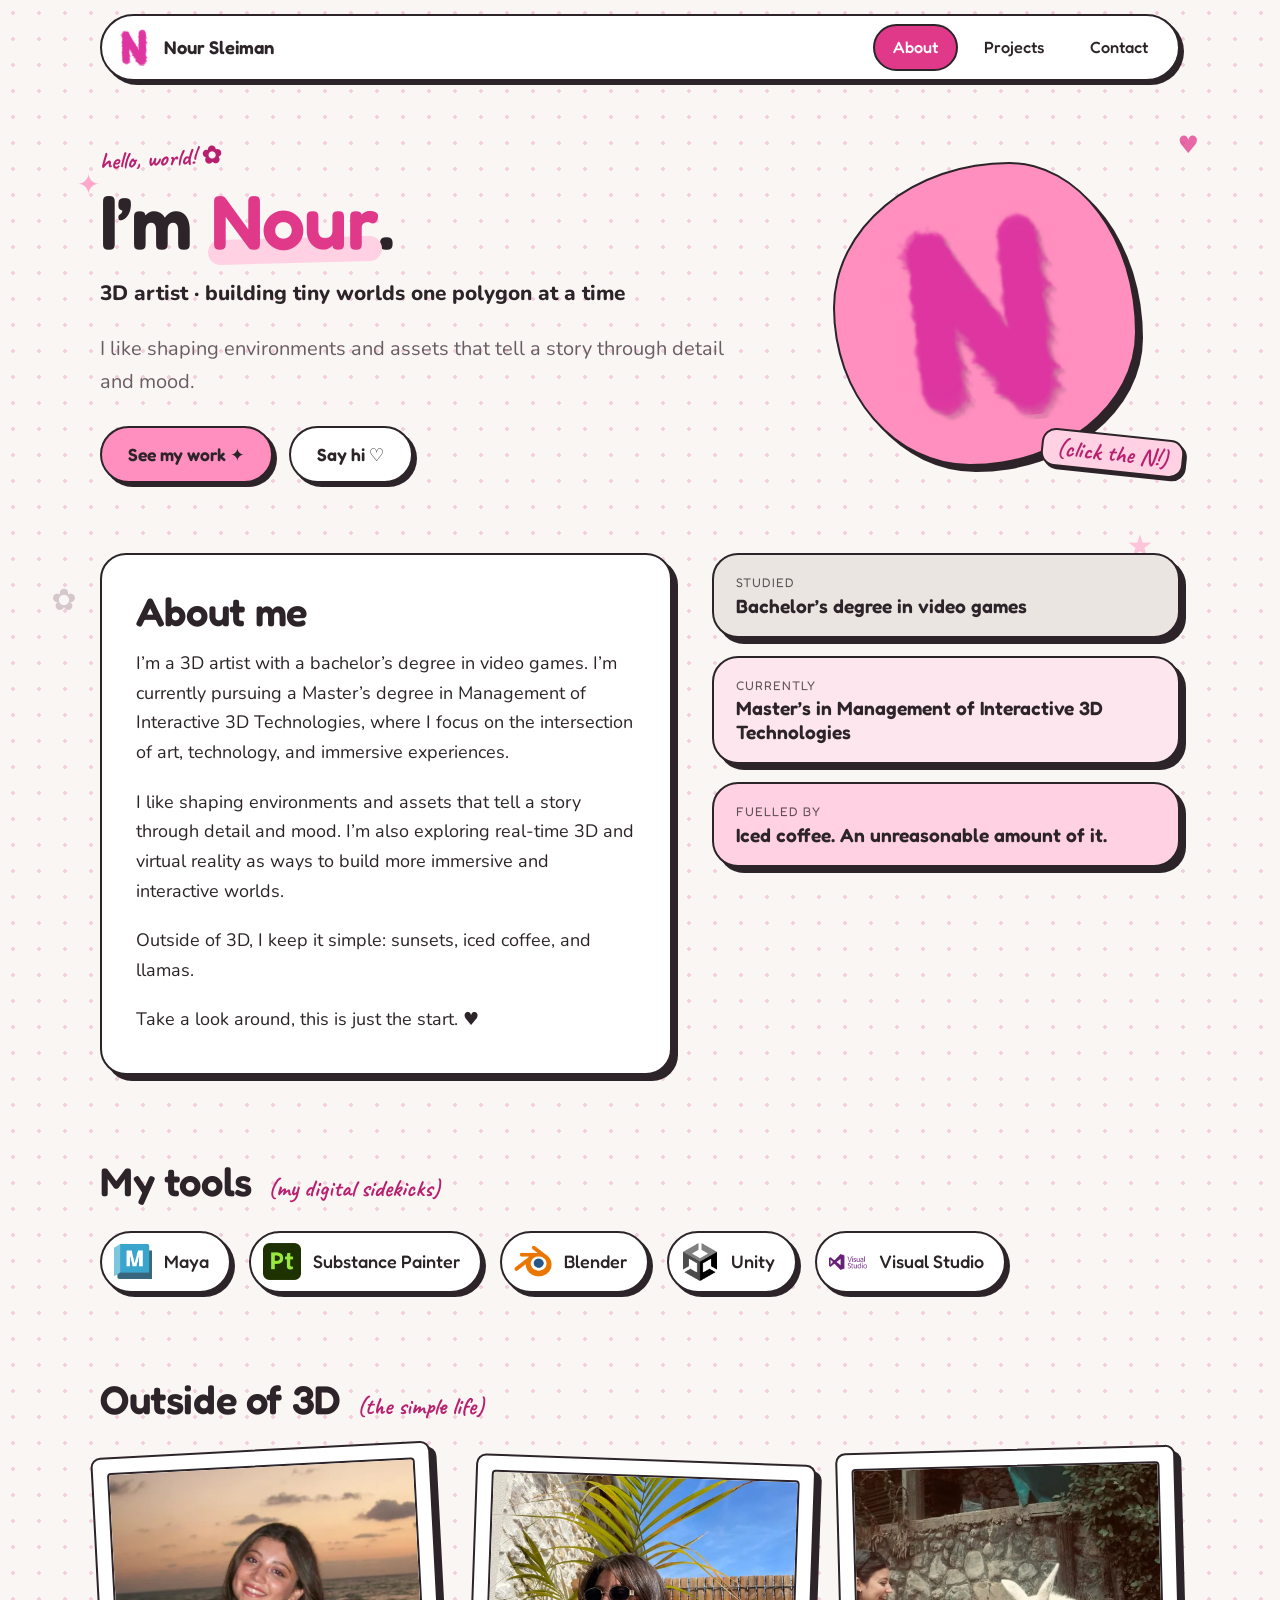
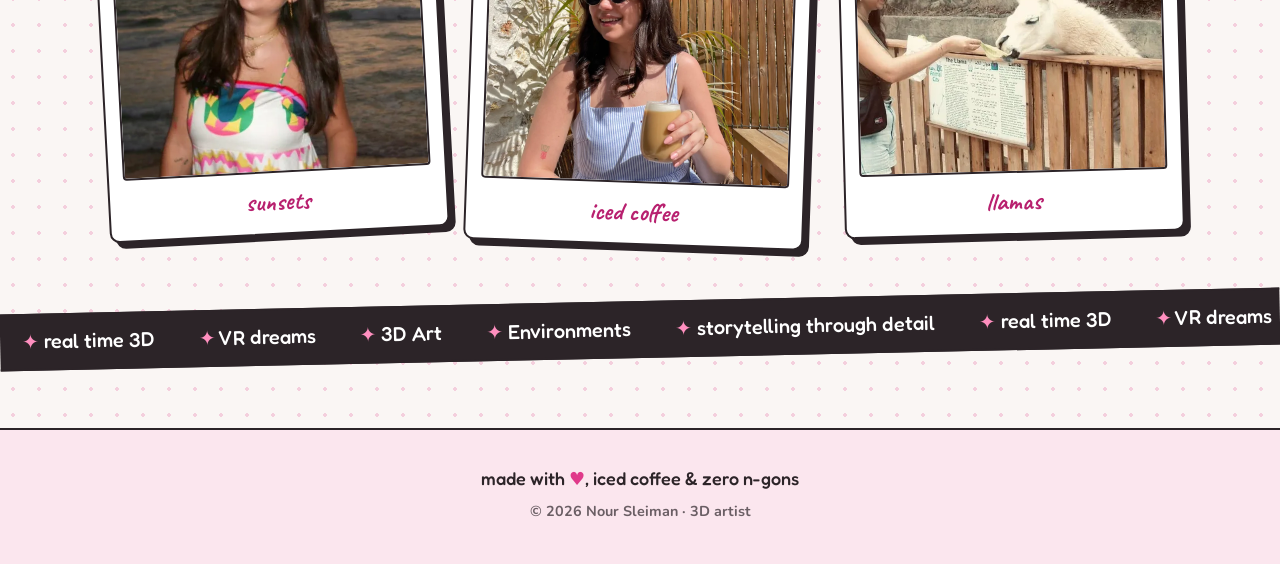
<file: index.html>
<!DOCTYPE html>
<html lang="en">
<head>
  <meta charset="utf-8">
  <meta name="viewport" content="width=device-width, initial-scale=1">
  <title>Nour Sleiman · 3D Artist</title>
  <meta name="description" content="Portfolio of Nour Sleiman, a 3D artist focused on environments, assets and real-time 3D.">
  <meta name="theme-color" content="#ff8fbf">
  <link rel="canonical" href="https://www.noursleiman.com/">
  <link rel="icon" type="image/png" href="assets/favicon.png">

  <meta property="og:type" content="website">
  <meta property="og:title" content="Nour Sleiman · 3D Artist">
  <meta property="og:description" content="Portfolio of Nour Sleiman, a 3D artist focused on environments, assets and real-time 3D.">
  <meta property="og:url" content="https://www.noursleiman.com/">
  <meta property="og:image" content="https://www.noursleiman.com/assets/img/not-paid-enough.webp">
  <meta name="twitter:card" content="summary_large_image">

  <link rel="preconnect" href="https://fonts.googleapis.com">
  <link rel="preconnect" href="https://fonts.gstatic.com" crossorigin>
  <link href="https://fonts.googleapis.com/css2?family=Caveat:wght@700&family=Fredoka:wght@400;500;600;700&family=Nunito:wght@400;700;800&display=swap" rel="stylesheet">
  <link rel="stylesheet" href="assets/style.css">
</head>
<body>
  <a class="skip" href="#main">Skip to content</a>
  <div class="deco" aria-hidden="true"><span style="left:6%;top:18%;--s:28px;--c:var(--pink);--t:7s;--d:0s">✦</span><span style="left:92%;top:14%;--s:24px;--c:var(--hot);--t:8s;--d:1s">♥</span><span style="left:88%;top:58%;--s:30px;--c:#ffb3d1;--t:9s;--d:2s">★</span><span style="left:4%;top:64%;--s:30px;--c:#c9b8bf;--t:8s;--d:3s">✿</span><span style="left:50%;top:92%;--s:26px;--c:var(--hot);--t:7s;--d:1.5s">♡</span><span style="left:78%;top:86%;--s:22px;--c:var(--pink);--t:6s;--d:0.5s">✦</span><span style="left:14%;top:88%;--s:22px;--c:var(--pink);--t:10s;--d:2.5s">★</span></div>
  <header>
    <nav class="nav" aria-label="Main">
      <a class="brand" href="index.html" data-burst><img src="assets/logo.png" alt=""><span>Nour Sleiman</span></a>
      <ul><li><a href="index.html" aria-current=page>About</a></li><li><a href="projects.html">Projects</a></li><li><a href="contact.html">Contact</a></li></ul>
    </nav>
  </header>

  <main id="main">

    <section class="wrap hero">
      <div>
        <span class="hand hey">hello, world! ✿</span>
        <h1>I’m <span class="squiggle pink">Nour</span>.</h1>
        <p class="role">3D artist · building tiny worlds one polygon at a time</p>
        <p class="lead">I like shaping environments and assets that tell a story through detail and mood.</p>
        <div class="btn-row">
          <a class="btn" href="projects.html">See my work ✦</a>
          <a class="btn alt" href="contact.html">Say hi ♡</a>
        </div>
      </div>
      <div class="mascot">
        <div class="blob" data-burst role="img" aria-label="Pink letter N logo"><img src="assets/logo.png" alt=""></div>
        <span class="hand note">(click the N!)</span>
      </div>
    </section>

    <section class="wrap about-grid">
      <div class="sticker about-card reveal">
        <h2>About me</h2>
        <p>I’m a 3D artist with a bachelor’s degree in video games. I’m currently pursuing a Master’s degree in Management of Interactive 3D Technologies, where I focus on the intersection of art, technology, and immersive experiences.</p>
        <p>I like shaping environments and assets that tell a story through detail and mood. I’m also exploring real-time 3D and virtual reality as ways to build more immersive and interactive worlds.</p>
        <p>Outside of 3D, I keep it simple: sunsets, iced coffee, and llamas.</p>
        <p>Take a look around, this is just the start. ♥</p>
      </div>
      <div class="stat-stack">
        <div class="sticker stat reveal"><small>Studied</small><strong>Bachelor’s degree in video games</strong></div>
        <div class="sticker stat reveal"><small>Currently</small><strong>Master’s in Management of Interactive 3D Technologies</strong></div>
        <div class="sticker stat reveal"><small>Fuelled by</small><strong>Iced coffee. An unreasonable amount of it.</strong></div>
      </div>
    </section>

    <section class="wrap">
      <div class="section-head reveal"><h2>My tools</h2><span class="hand">(my digital sidekicks)</span></div>
      <div class="tools reveal"><div class="tool"><img src="assets/icons/maya.png" alt="" loading="lazy">Maya</div><div class="tool"><img src="assets/icons/painter.png" alt="" loading="lazy">Substance Painter</div><div class="tool"><img src="assets/icons/blender.png" alt="" loading="lazy">Blender</div><div class="tool"><img src="assets/icons/unity.png" alt="" loading="lazy">Unity</div><div class="tool"><img src="assets/icons/visualstudio.png" alt="" loading="lazy">Visual Studio</div></div>
    </section>

    <section class="wrap">
      <div class="section-head reveal"><h2>Outside of 3D</h2><span class="hand">(the simple life)</span></div>
      <div class="polaroids reveal">
        <figure class="polaroid"><img src="assets/img/sunset.webp" alt="Nour smiling on a beach at sunset" loading="lazy"><figcaption>sunsets</figcaption></figure>
        <figure class="polaroid"><img src="assets/img/coffee.webp" alt="Nour with sunglasses holding an iced coffee in front of a palm" loading="lazy"><figcaption>iced coffee</figcaption></figure>
        <figure class="polaroid"><img src="assets/img/llama.webp" alt="Nour feeding a leaf to a llama over a wooden fence" loading="lazy"><figcaption>llamas</figcaption></figure>
      </div>
    </section>

    <div class="marquee" aria-hidden="true"><div class="marquee-track"><span>✦ real time 3D</span><span>✦ VR dreams</span><span>✦ 3D Art</span><span>✦ Environments</span><span>✦ storytelling through detail</span><span>✦ real time 3D</span><span>✦ VR dreams</span><span>✦ 3D Art</span><span>✦ Environments</span><span>✦ storytelling through detail</span><span>✦ real time 3D</span><span>✦ VR dreams</span><span>✦ 3D Art</span><span>✦ Environments</span><span>✦ storytelling through detail</span><span>✦ real time 3D</span><span>✦ VR dreams</span><span>✦ 3D Art</span><span>✦ Environments</span><span>✦ storytelling through detail</span></div></div>

  </main>

  <footer class="footer">
    <div>made with <span class="heart" aria-label="love">♥</span>, iced coffee &amp; zero n-gons</div>
    <small>© 2026 Nour Sleiman · 3D artist</small>
  </footer>
  <script src="assets/main.js"></script>
</body>
</html>
</file>
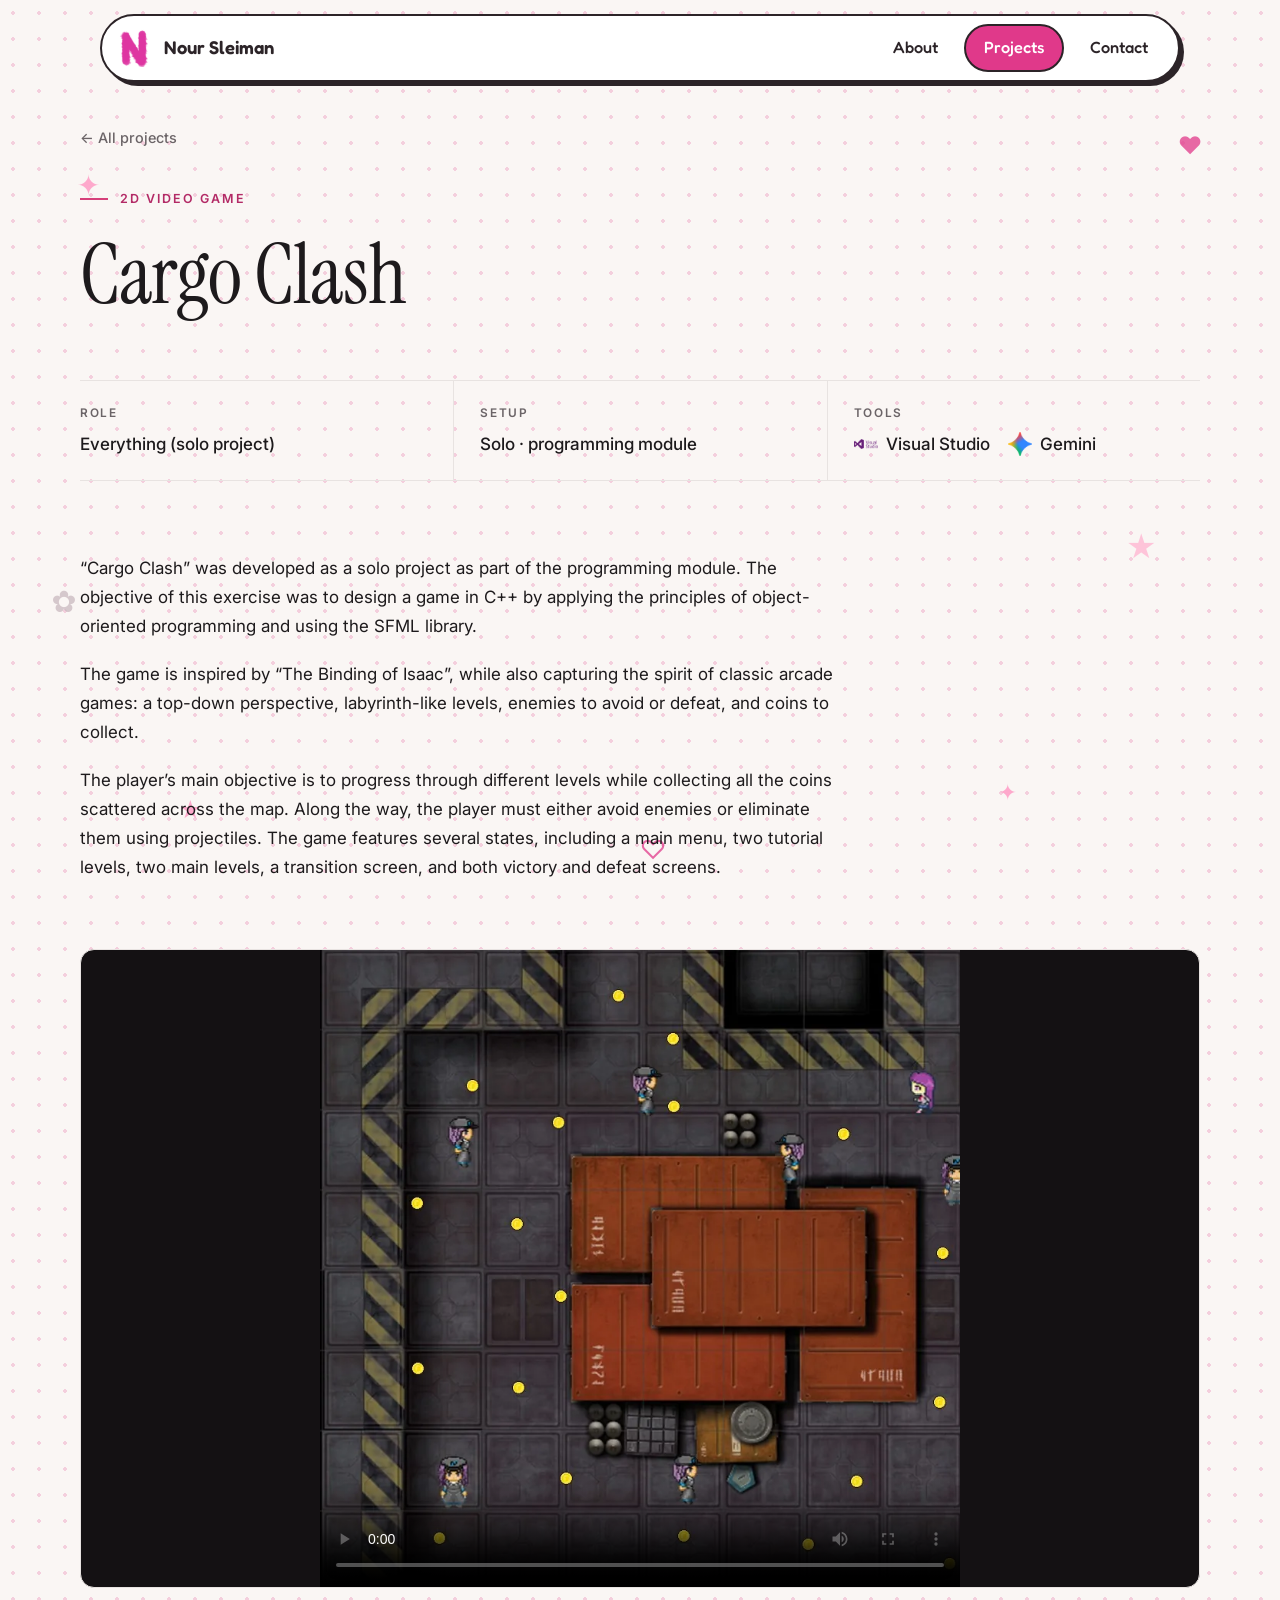
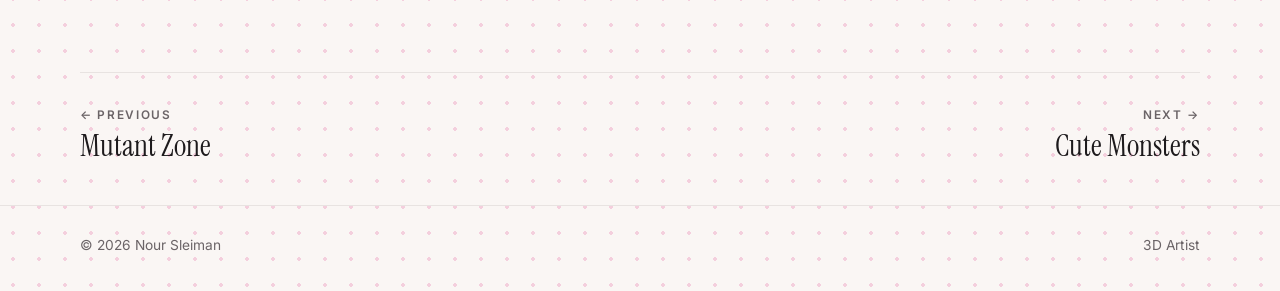
<file: cargo-clash.html>
<!DOCTYPE html>
<html lang="en">
<head>
  <meta charset="utf-8">
  <meta name="viewport" content="width=device-width, initial-scale=1">
  <title>Cargo Clash · Nour Sleiman</title>
  <meta name="description" content="“Cargo Clash” was developed as a solo project as part of the programming module. The objective of this exercise was to design a game in C++ by applying the…">
  <meta name="theme-color" content="#fbfaf9">
  <link rel="canonical" href="https://www.noursleiman.com/cargo-clash.html">
  <link rel="icon" type="image/png" href="assets/favicon.png">

  <meta property="og:type" content="website">
  <meta property="og:title" content="Cargo Clash · Nour Sleiman">
  <meta property="og:description" content="“Cargo Clash” was developed as a solo project as part of the programming module. The objective of this exercise was to design a game in C++ by applying the…">
  <meta property="og:url" content="https://www.noursleiman.com/cargo-clash.html">
  <meta property="og:image" content="https://www.noursleiman.com/assets/img/cargo-clash.webp">
  <meta name="twitter:card" content="summary_large_image">

  <link rel="preconnect" href="https://fonts.googleapis.com">
  <link rel="preconnect" href="https://fonts.gstatic.com" crossorigin>
  <link href="https://fonts.googleapis.com/css2?family=Fredoka:wght@500;600&family=Inter:wght@400;500;600&family=Instrument+Serif:ital@0;1&display=swap" rel="stylesheet">
  <link rel="stylesheet" href="assets/pro.css">
</head>
<body>
  <a class="skip" href="#main">Skip to content</a>
  <div class="deco" aria-hidden="true"><span style="left:6%;top:18%;--s:28px;--c:var(--pink);--t:7s;--d:0s">✦</span><span style="left:92%;top:14%;--s:24px;--c:var(--hot);--t:8s;--d:1s">♥</span><span style="left:88%;top:58%;--s:30px;--c:#ffb3d1;--t:9s;--d:2s">★</span><span style="left:4%;top:64%;--s:30px;--c:#c9b8bf;--t:8s;--d:3s">✿</span><span style="left:50%;top:92%;--s:26px;--c:var(--hot);--t:7s;--d:1.5s">♡</span><span style="left:78%;top:86%;--s:22px;--c:var(--pink);--t:6s;--d:0.5s">✦</span><span style="left:14%;top:88%;--s:22px;--c:var(--pink);--t:10s;--d:2.5s">★</span></div>
  <header>
    <nav class="nav" aria-label="Main">
      <a class="brand" href="index.html"><img src="assets/logo.png" alt=""><span>Nour Sleiman</span></a>
      <ul><li><a href="index.html">About</a></li><li><a href="projects.html" aria-current=page>Projects</a></li><li><a href="contact.html">Contact</a></li></ul>
    </nav>
  </header>

  <main id="main">

    <div class="wrap">
      <a class="back" href="projects.html">← All projects</a>
      <div class="p-head">
        <div class="kicker">2D video game</div>
        <h1>Cargo Clash</h1>
      </div>

      <dl class="p-meta">
        <div><dt>Role</dt><dd>Everything (solo project)</dd></div>
        <div><dt>Setup</dt><dd>Solo · programming module</dd></div>
        <div><dt>Tools</dt><dd class="p-tools"><span><img src="assets/icons/visualstudio.png" alt="">Visual Studio</span><span><img src="assets/icons/gemini.png" alt="">Gemini</span></dd></div>
      </dl>

      <div class="p-body"><p>“Cargo Clash” was developed as a solo project as part of the programming module. The objective of this exercise was to design a game in C++ by applying the principles of object-oriented programming and using the SFML library.</p><p>The game is inspired by “The Binding of Isaac”, while also capturing the spirit of classic arcade games: a top-down perspective, labyrinth-like levels, enemies to avoid or defeat, and coins to collect.</p><p>The player’s main objective is to progress through different levels while collecting all the coins scattered across the map. Along the way, the player must either avoid enemies or eliminate them using projectiles. The game features several states, including a main menu, two tutorial levels, two main levels, a transition screen, and both victory and defeat screens.</p></div>

      <div class="p-media reveal square">
        <div class="screen"><video controls playsinline preload="metadata" poster="assets/img/cargo-clash.webp" aria-label="Top-down view of a 2D game level with orange cargo crates, hazard stripes, yellow coins and pixel characters">
          <source src="assets/video/cargo-clash.mp4" type="video/mp4">
          Your browser can’t play this video.
        </video></div>
      </div>
      <nav class="next-prev" aria-label="Projects"><a href="mutant-zone.html"><small>← Previous</small><span>Mutant Zone</span></a><a href="cute-monsters.html"><small>Next →</small><span>Cute Monsters</span></a></nav>
    </div>

  </main>

  <footer class="footer">
    <div class="wrap">
      <span>© 2026 Nour Sleiman</span>
      <span>3D Artist</span>
    </div>
  </footer>
  <script src="assets/pro.js"></script>
</body>
</html>
</file>
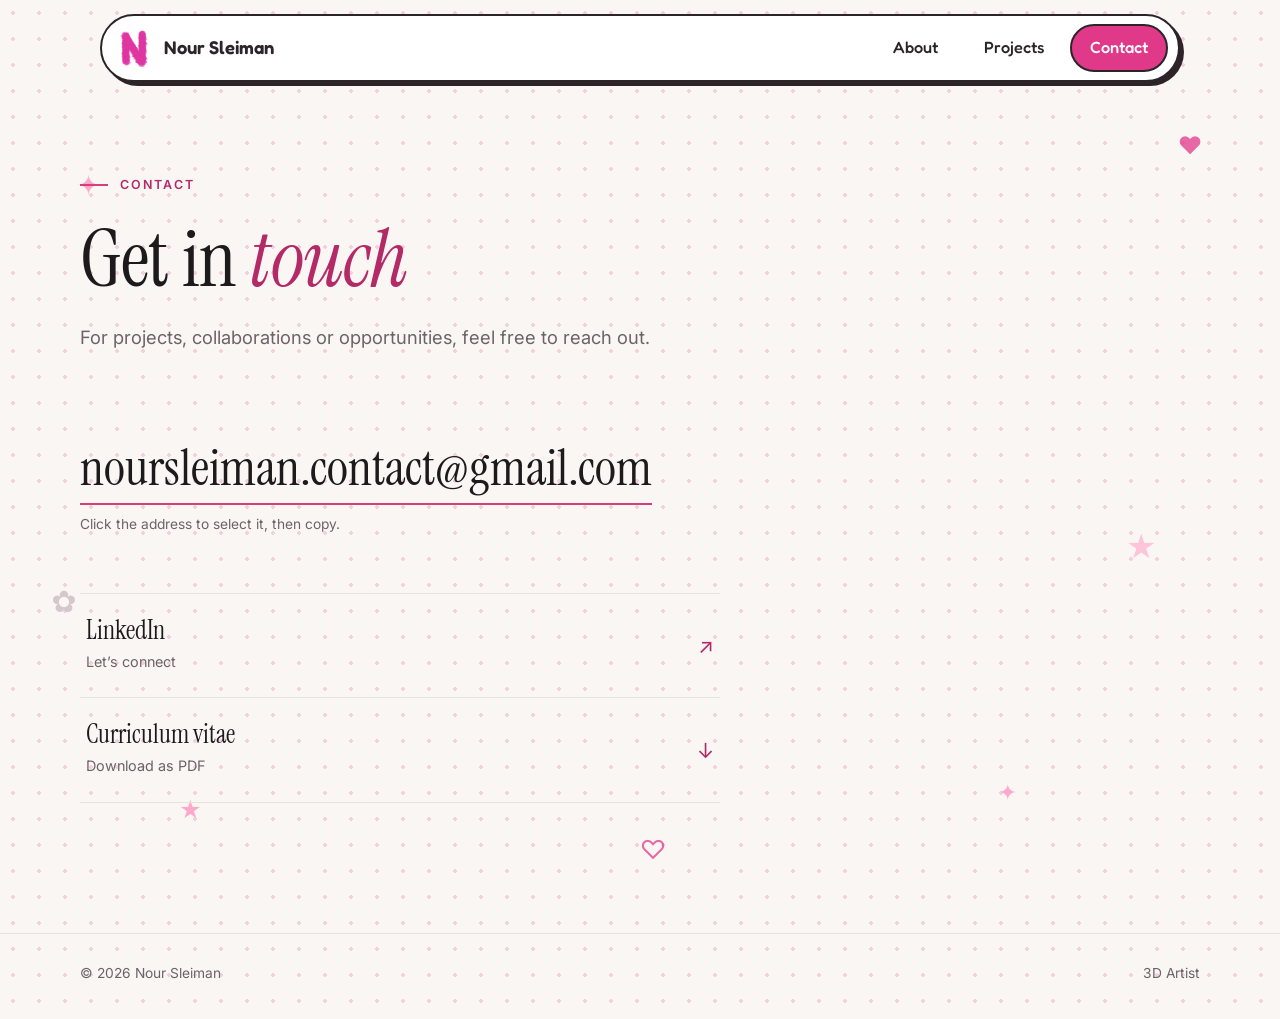
<file: contact.html>
<!DOCTYPE html>
<html lang="en">
<head>
  <meta charset="utf-8">
  <meta name="viewport" content="width=device-width, initial-scale=1">
  <title>Contact · Nour Sleiman</title>
  <meta name="description" content="Get in touch with Nour Sleiman, 3D artist: email, LinkedIn and CV download.">
  <meta name="theme-color" content="#fbfaf9">
  <link rel="canonical" href="https://www.noursleiman.com/contact.html">
  <link rel="icon" type="image/png" href="assets/favicon.png">

  <meta property="og:type" content="website">
  <meta property="og:title" content="Contact · Nour Sleiman">
  <meta property="og:description" content="Get in touch with Nour Sleiman, 3D artist: email, LinkedIn and CV download.">
  <meta property="og:url" content="https://www.noursleiman.com/contact.html">
  <meta property="og:image" content="https://www.noursleiman.com/assets/img/not-paid-enough.webp">
  <meta name="twitter:card" content="summary_large_image">

  <link rel="preconnect" href="https://fonts.googleapis.com">
  <link rel="preconnect" href="https://fonts.gstatic.com" crossorigin>
  <link href="https://fonts.googleapis.com/css2?family=Fredoka:wght@500;600&family=Inter:wght@400;500;600&family=Instrument+Serif:ital@0;1&display=swap" rel="stylesheet">
  <link rel="stylesheet" href="assets/pro.css">
</head>
<body>
  <a class="skip" href="#main">Skip to content</a>
  <div class="deco" aria-hidden="true"><span style="left:6%;top:18%;--s:28px;--c:var(--pink);--t:7s;--d:0s">✦</span><span style="left:92%;top:14%;--s:24px;--c:var(--hot);--t:8s;--d:1s">♥</span><span style="left:88%;top:58%;--s:30px;--c:#ffb3d1;--t:9s;--d:2s">★</span><span style="left:4%;top:64%;--s:30px;--c:#c9b8bf;--t:8s;--d:3s">✿</span><span style="left:50%;top:92%;--s:26px;--c:var(--hot);--t:7s;--d:1.5s">♡</span><span style="left:78%;top:86%;--s:22px;--c:var(--pink);--t:6s;--d:0.5s">✦</span><span style="left:14%;top:88%;--s:22px;--c:var(--pink);--t:10s;--d:2.5s">★</span></div>
  <header>
    <nav class="nav" aria-label="Main">
      <a class="brand" href="index.html"><img src="assets/logo.png" alt=""><span>Nour Sleiman</span></a>
      <ul><li><a href="index.html">About</a></li><li><a href="projects.html">Projects</a></li><li><a href="contact.html" aria-current=page>Contact</a></li></ul>
    </nav>
  </header>

  <main id="main">

    <section class="wrap page-head">
      <div class="kicker">Contact</div>
      <h1>Get in <em>touch</em></h1>
      <p class="lead">For projects, collaborations or opportunities, feel free to reach out.</p>
    </section>

    <section class="wrap contact-body">
      <p class="email" id="email">noursleiman.contact@gmail.com</p>
      <p class="hint">Click the address to select it, then copy.</p>

      <div class="link-list">
        <a href="https://www.linkedin.com/in/nour-sleiman-" target="_blank" rel="noopener">
          <div><strong>LinkedIn</strong><span>Let’s connect</span></div><i aria-hidden="true">↗</i>
        </a>
        <a href="CV_Nour_SLEIMAN.pdf" download>
          <div><strong>Curriculum vitae</strong><span>Download as PDF</span></div><i aria-hidden="true">↓</i>
        </a>
      </div>
    </section>

  </main>

  <footer class="footer">
    <div class="wrap">
      <span>© 2026 Nour Sleiman</span>
      <span>3D Artist</span>
    </div>
  </footer>
  <script src="assets/pro.js"></script>
</body>
</html>
</file>
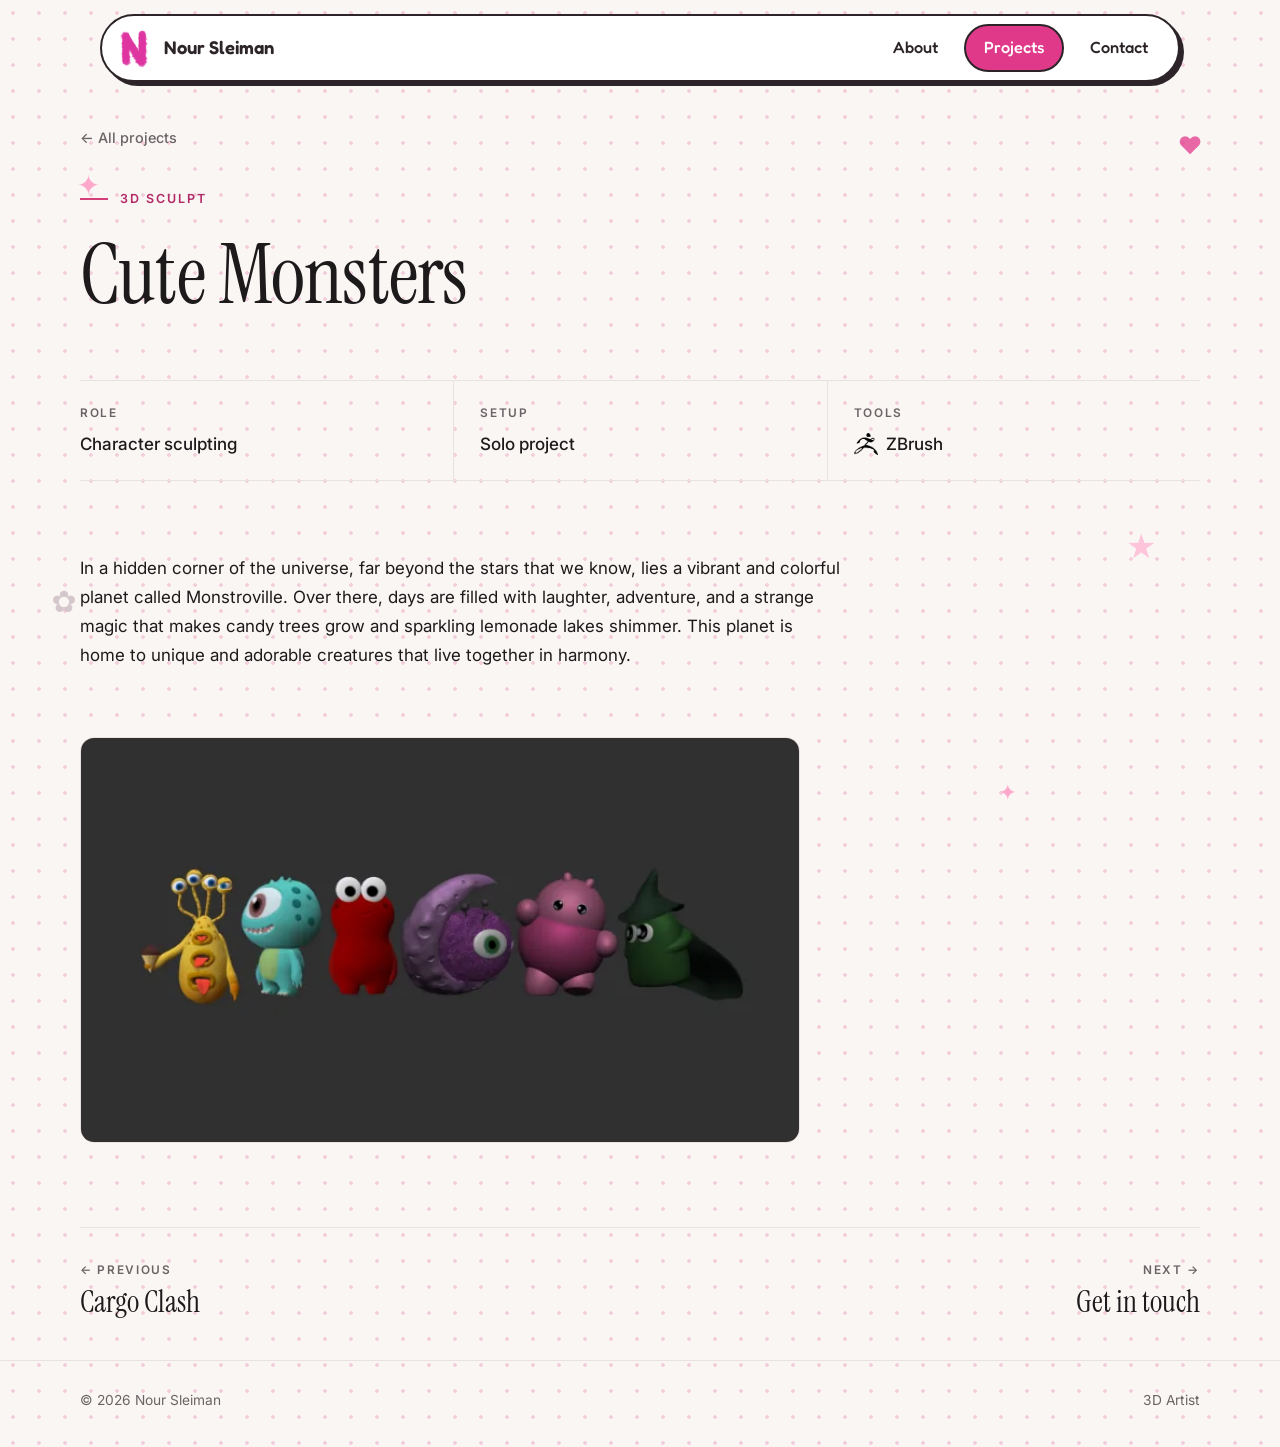
<file: cute-monsters.html>
<!DOCTYPE html>
<html lang="en">
<head>
  <meta charset="utf-8">
  <meta name="viewport" content="width=device-width, initial-scale=1">
  <title>Cute Monsters · Nour Sleiman</title>
  <meta name="description" content="In a hidden corner of the universe, far beyond the stars that we know, lies a vibrant and colorful planet called Monstroville. Over there, days are filled…">
  <meta name="theme-color" content="#fbfaf9">
  <link rel="canonical" href="https://www.noursleiman.com/cute-monsters.html">
  <link rel="icon" type="image/png" href="assets/favicon.png">

  <meta property="og:type" content="website">
  <meta property="og:title" content="Cute Monsters · Nour Sleiman">
  <meta property="og:description" content="In a hidden corner of the universe, far beyond the stars that we know, lies a vibrant and colorful planet called Monstroville. Over there, days are filled…">
  <meta property="og:url" content="https://www.noursleiman.com/cute-monsters.html">
  <meta property="og:image" content="https://www.noursleiman.com/assets/img/cute-monsters.webp">
  <meta name="twitter:card" content="summary_large_image">

  <link rel="preconnect" href="https://fonts.googleapis.com">
  <link rel="preconnect" href="https://fonts.gstatic.com" crossorigin>
  <link href="https://fonts.googleapis.com/css2?family=Fredoka:wght@500;600&family=Inter:wght@400;500;600&family=Instrument+Serif:ital@0;1&display=swap" rel="stylesheet">
  <link rel="stylesheet" href="assets/pro.css">
</head>
<body>
  <a class="skip" href="#main">Skip to content</a>
  <div class="deco" aria-hidden="true"><span style="left:6%;top:18%;--s:28px;--c:var(--pink);--t:7s;--d:0s">✦</span><span style="left:92%;top:14%;--s:24px;--c:var(--hot);--t:8s;--d:1s">♥</span><span style="left:88%;top:58%;--s:30px;--c:#ffb3d1;--t:9s;--d:2s">★</span><span style="left:4%;top:64%;--s:30px;--c:#c9b8bf;--t:8s;--d:3s">✿</span><span style="left:50%;top:92%;--s:26px;--c:var(--hot);--t:7s;--d:1.5s">♡</span><span style="left:78%;top:86%;--s:22px;--c:var(--pink);--t:6s;--d:0.5s">✦</span><span style="left:14%;top:88%;--s:22px;--c:var(--pink);--t:10s;--d:2.5s">★</span></div>
  <header>
    <nav class="nav" aria-label="Main">
      <a class="brand" href="index.html"><img src="assets/logo.png" alt=""><span>Nour Sleiman</span></a>
      <ul><li><a href="index.html">About</a></li><li><a href="projects.html" aria-current=page>Projects</a></li><li><a href="contact.html">Contact</a></li></ul>
    </nav>
  </header>

  <main id="main">

    <div class="wrap">
      <a class="back" href="projects.html">← All projects</a>
      <div class="p-head">
        <div class="kicker">3D sculpt</div>
        <h1>Cute Monsters</h1>
      </div>

      <dl class="p-meta">
        <div><dt>Role</dt><dd>Character sculpting</dd></div>
        <div><dt>Setup</dt><dd>Solo project</dd></div>
        <div><dt>Tools</dt><dd class="p-tools"><span><img src="assets/icons/zbrush.png" alt="">ZBrush</span></dd></div>
      </dl>

      <div class="p-body"><p>In a hidden corner of the universe, far beyond the stars that we know, lies a vibrant and colorful planet called Monstroville. Over there, days are filled with laughter, adventure, and a strange magic that makes candy trees grow and sparkling lemonade lakes shimmer. This planet is home to unique and adorable creatures that live together in harmony.</p></div>

      <div class="p-media still reveal">
        <div class="screen"><img src="assets/img/cute-monsters.webp" alt="Six cute sculpted monsters in a row: a yellow four-eyed one holding an ice cream, a teal cyclops, a red one with big eyes, a purple moon creature, a pink round one and a green witch-hat one" loading="lazy"></div>
      </div>
      <nav class="next-prev" aria-label="Projects"><a href="cargo-clash.html"><small>← Previous</small><span>Cargo Clash</span></a><a href="contact.html"><small>Next →</small><span>Get in touch</span></a></nav>
    </div>

  </main>

  <footer class="footer">
    <div class="wrap">
      <span>© 2026 Nour Sleiman</span>
      <span>3D Artist</span>
    </div>
  </footer>
  <script src="assets/pro.js"></script>
</body>
</html>
</file>
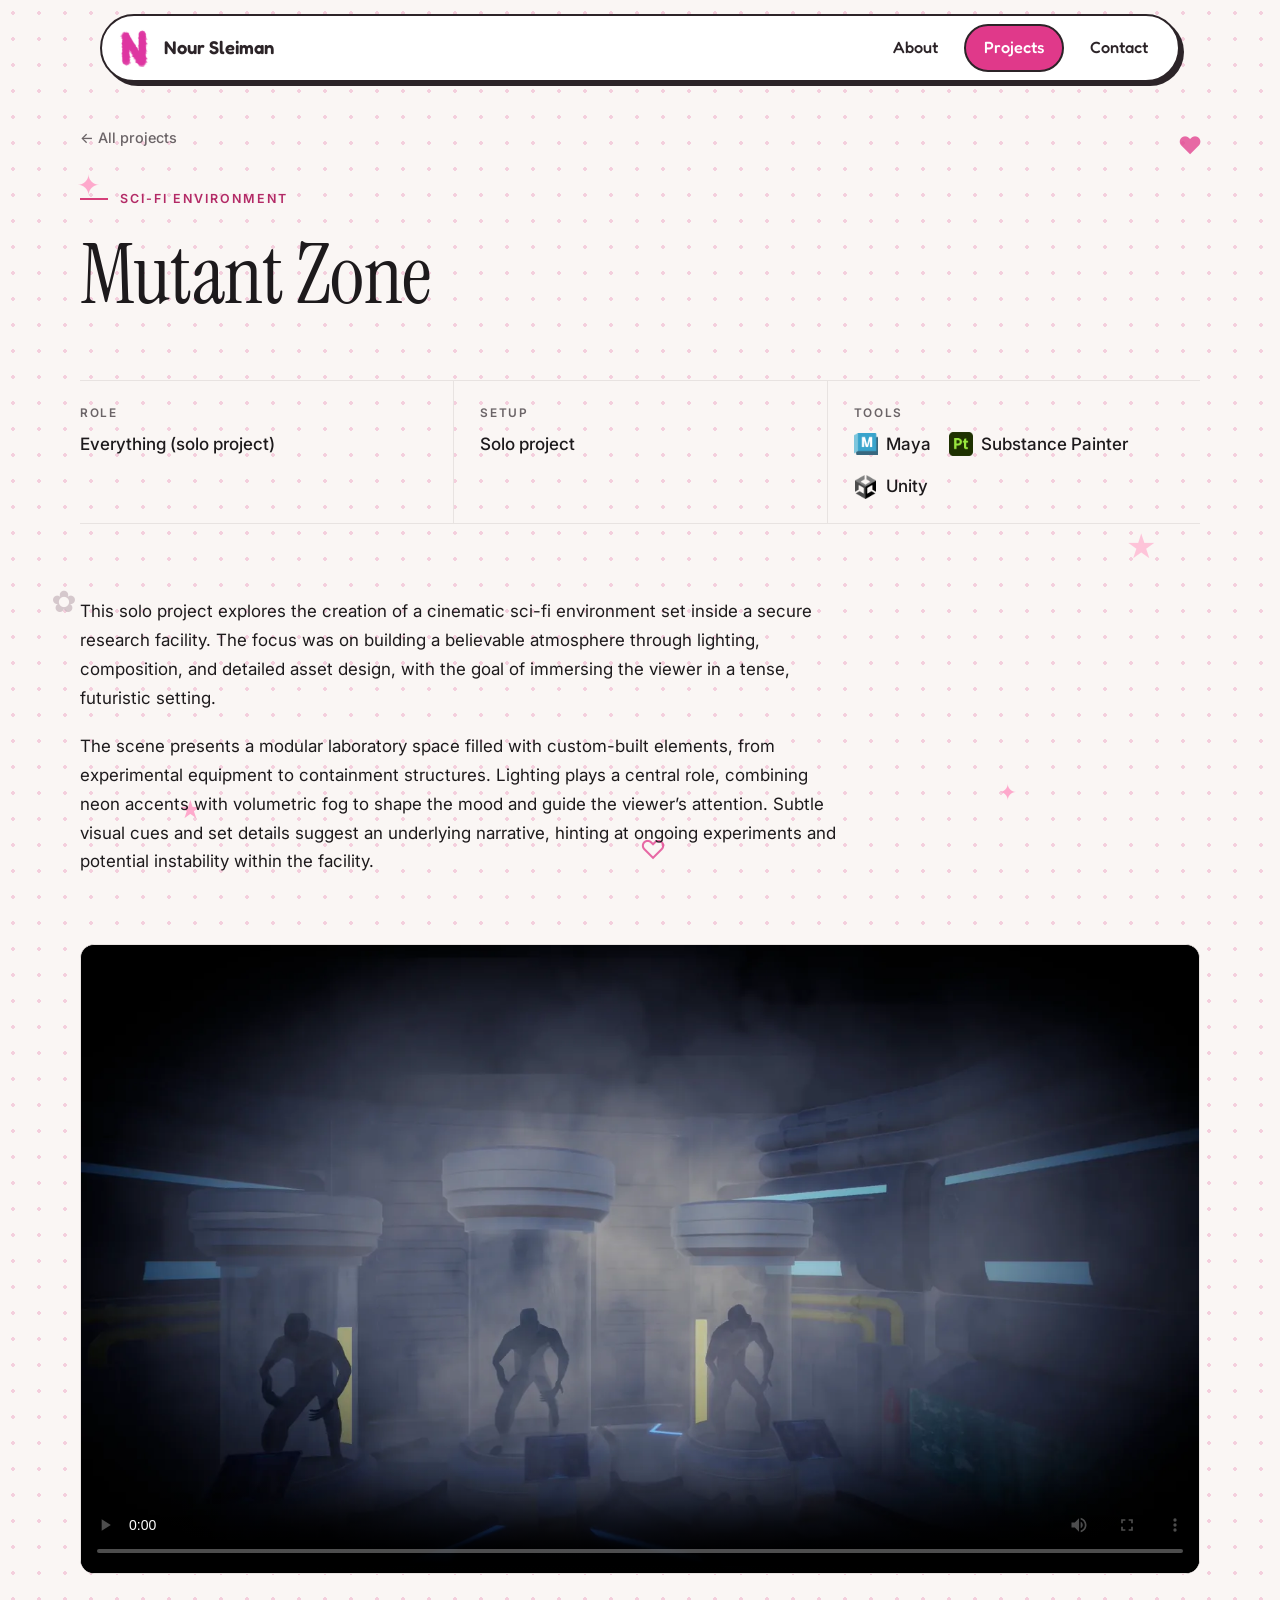
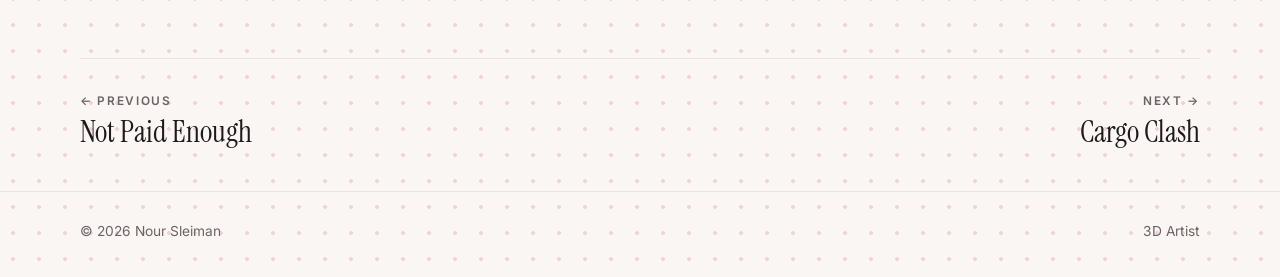
<file: mutant-zone.html>
<!DOCTYPE html>
<html lang="en">
<head>
  <meta charset="utf-8">
  <meta name="viewport" content="width=device-width, initial-scale=1">
  <title>Mutant Zone · Nour Sleiman</title>
  <meta name="description" content="This solo project explores the creation of a cinematic sci-fi environment set inside a secure research facility. The focus was on building a believable atm…">
  <meta name="theme-color" content="#fbfaf9">
  <link rel="canonical" href="https://www.noursleiman.com/mutant-zone.html">
  <link rel="icon" type="image/png" href="assets/favicon.png">

  <meta property="og:type" content="website">
  <meta property="og:title" content="Mutant Zone · Nour Sleiman">
  <meta property="og:description" content="This solo project explores the creation of a cinematic sci-fi environment set inside a secure research facility. The focus was on building a believable atm…">
  <meta property="og:url" content="https://www.noursleiman.com/mutant-zone.html">
  <meta property="og:image" content="https://www.noursleiman.com/assets/img/mutant-zone.webp">
  <meta name="twitter:card" content="summary_large_image">

  <link rel="preconnect" href="https://fonts.googleapis.com">
  <link rel="preconnect" href="https://fonts.gstatic.com" crossorigin>
  <link href="https://fonts.googleapis.com/css2?family=Fredoka:wght@500;600&family=Inter:wght@400;500;600&family=Instrument+Serif:ital@0;1&display=swap" rel="stylesheet">
  <link rel="stylesheet" href="assets/pro.css">
</head>
<body>
  <a class="skip" href="#main">Skip to content</a>
  <div class="deco" aria-hidden="true"><span style="left:6%;top:18%;--s:28px;--c:var(--pink);--t:7s;--d:0s">✦</span><span style="left:92%;top:14%;--s:24px;--c:var(--hot);--t:8s;--d:1s">♥</span><span style="left:88%;top:58%;--s:30px;--c:#ffb3d1;--t:9s;--d:2s">★</span><span style="left:4%;top:64%;--s:30px;--c:#c9b8bf;--t:8s;--d:3s">✿</span><span style="left:50%;top:92%;--s:26px;--c:var(--hot);--t:7s;--d:1.5s">♡</span><span style="left:78%;top:86%;--s:22px;--c:var(--pink);--t:6s;--d:0.5s">✦</span><span style="left:14%;top:88%;--s:22px;--c:var(--pink);--t:10s;--d:2.5s">★</span></div>
  <header>
    <nav class="nav" aria-label="Main">
      <a class="brand" href="index.html"><img src="assets/logo.png" alt=""><span>Nour Sleiman</span></a>
      <ul><li><a href="index.html">About</a></li><li><a href="projects.html" aria-current=page>Projects</a></li><li><a href="contact.html">Contact</a></li></ul>
    </nav>
  </header>

  <main id="main">

    <div class="wrap">
      <a class="back" href="projects.html">← All projects</a>
      <div class="p-head">
        <div class="kicker">Sci-fi environment</div>
        <h1>Mutant Zone</h1>
      </div>

      <dl class="p-meta">
        <div><dt>Role</dt><dd>Everything (solo project)</dd></div>
        <div><dt>Setup</dt><dd>Solo project</dd></div>
        <div><dt>Tools</dt><dd class="p-tools"><span><img src="assets/icons/maya.png" alt="">Maya</span><span><img src="assets/icons/painter.png" alt="">Substance Painter</span><span><img src="assets/icons/unity.png" alt="">Unity</span></dd></div>
      </dl>

      <div class="p-body"><p>This solo project explores the creation of a cinematic sci-fi environment set inside a secure research facility. The focus was on building a believable atmosphere through lighting, composition, and detailed asset design, with the goal of immersing the viewer in a tense, futuristic setting.</p><p>The scene presents a modular laboratory space filled with custom-built elements, from experimental equipment to containment structures. Lighting plays a central role, combining neon accents with volumetric fog to shape the mood and guide the viewer’s attention. Subtle visual cues and set details suggest an underlying narrative, hinting at ongoing experiments and potential instability within the facility.</p></div>

      <div class="p-media reveal">
        <div class="screen"><video controls playsinline preload="metadata" poster="assets/img/mutant-zone.webp" aria-label="Dark sci-fi laboratory with fog and three containment tubes holding silhouetted creatures">
          <source src="assets/video/mutant-zone.mp4" type="video/mp4">
          Your browser can’t play this video.
        </video></div>
      </div>
      <nav class="next-prev" aria-label="Projects"><a href="not-paid-enough.html"><small>← Previous</small><span>Not Paid Enough</span></a><a href="cargo-clash.html"><small>Next →</small><span>Cargo Clash</span></a></nav>
    </div>

  </main>

  <footer class="footer">
    <div class="wrap">
      <span>© 2026 Nour Sleiman</span>
      <span>3D Artist</span>
    </div>
  </footer>
  <script src="assets/pro.js"></script>
</body>
</html>
</file>
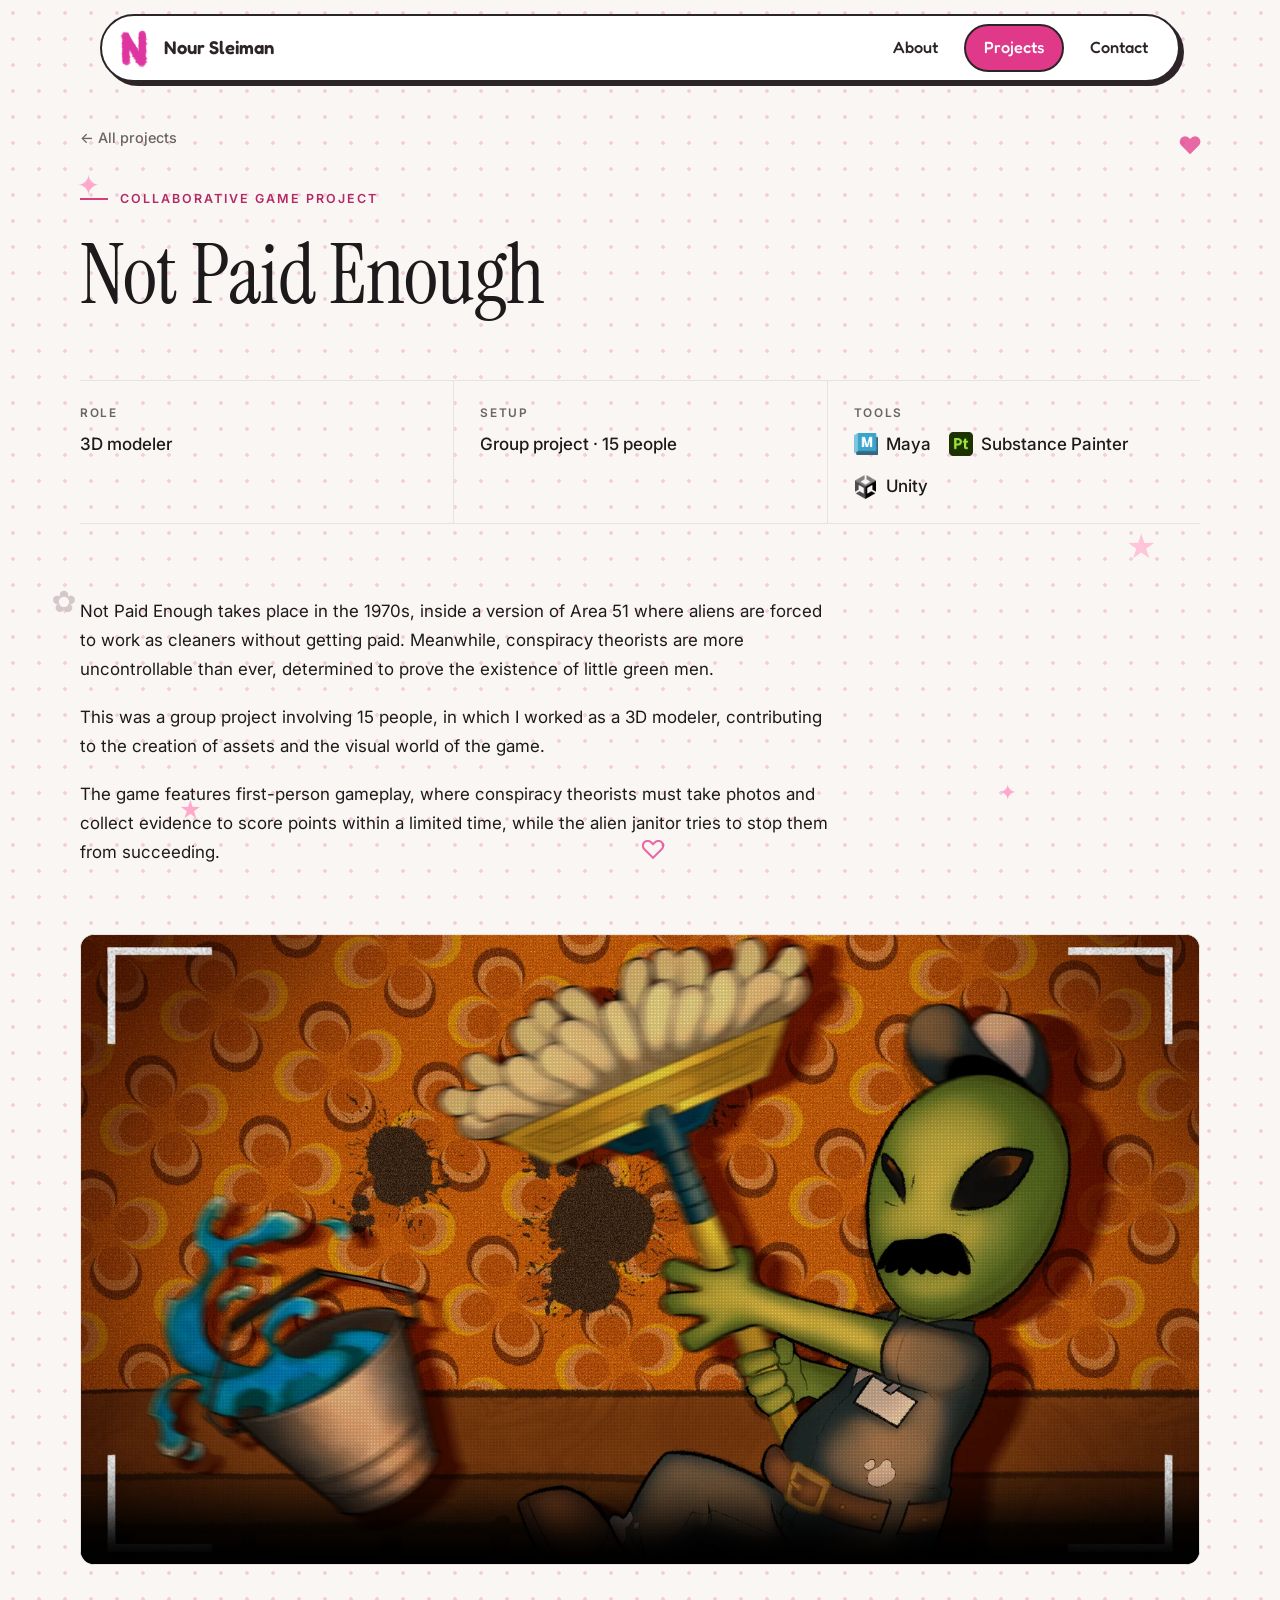
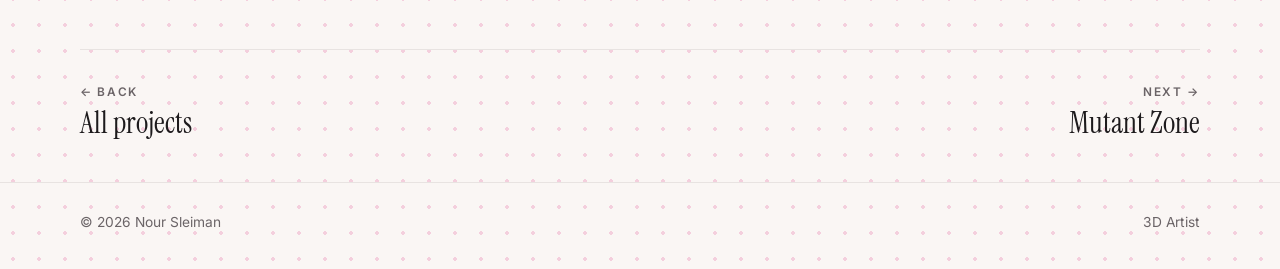
<file: not-paid-enough.html>
<!DOCTYPE html>
<html lang="en">
<head>
  <meta charset="utf-8">
  <meta name="viewport" content="width=device-width, initial-scale=1">
  <title>Not Paid Enough · Nour Sleiman</title>
  <meta name="description" content="Not Paid Enough takes place in the 1970s, inside a version of Area 51 where aliens are forced to work as cleaners without getting paid. Meanwhile, conspira…">
  <meta name="theme-color" content="#fbfaf9">
  <link rel="canonical" href="https://www.noursleiman.com/not-paid-enough.html">
  <link rel="icon" type="image/png" href="assets/favicon.png">

  <meta property="og:type" content="website">
  <meta property="og:title" content="Not Paid Enough · Nour Sleiman">
  <meta property="og:description" content="Not Paid Enough takes place in the 1970s, inside a version of Area 51 where aliens are forced to work as cleaners without getting paid. Meanwhile, conspira…">
  <meta property="og:url" content="https://www.noursleiman.com/not-paid-enough.html">
  <meta property="og:image" content="https://www.noursleiman.com/assets/img/not-paid-enough.webp">
  <meta name="twitter:card" content="summary_large_image">

  <link rel="preconnect" href="https://fonts.googleapis.com">
  <link rel="preconnect" href="https://fonts.gstatic.com" crossorigin>
  <link href="https://fonts.googleapis.com/css2?family=Fredoka:wght@500;600&family=Inter:wght@400;500;600&family=Instrument+Serif:ital@0;1&display=swap" rel="stylesheet">
  <link rel="stylesheet" href="assets/pro.css">
</head>
<body>
  <a class="skip" href="#main">Skip to content</a>
  <div class="deco" aria-hidden="true"><span style="left:6%;top:18%;--s:28px;--c:var(--pink);--t:7s;--d:0s">✦</span><span style="left:92%;top:14%;--s:24px;--c:var(--hot);--t:8s;--d:1s">♥</span><span style="left:88%;top:58%;--s:30px;--c:#ffb3d1;--t:9s;--d:2s">★</span><span style="left:4%;top:64%;--s:30px;--c:#c9b8bf;--t:8s;--d:3s">✿</span><span style="left:50%;top:92%;--s:26px;--c:var(--hot);--t:7s;--d:1.5s">♡</span><span style="left:78%;top:86%;--s:22px;--c:var(--pink);--t:6s;--d:0.5s">✦</span><span style="left:14%;top:88%;--s:22px;--c:var(--pink);--t:10s;--d:2.5s">★</span></div>
  <header>
    <nav class="nav" aria-label="Main">
      <a class="brand" href="index.html"><img src="assets/logo.png" alt=""><span>Nour Sleiman</span></a>
      <ul><li><a href="index.html">About</a></li><li><a href="projects.html" aria-current=page>Projects</a></li><li><a href="contact.html">Contact</a></li></ul>
    </nav>
  </header>

  <main id="main">

    <div class="wrap">
      <a class="back" href="projects.html">← All projects</a>
      <div class="p-head">
        <div class="kicker">Collaborative game project</div>
        <h1>Not Paid Enough</h1>
      </div>

      <dl class="p-meta">
        <div><dt>Role</dt><dd>3D modeler</dd></div>
        <div><dt>Setup</dt><dd>Group project · 15 people</dd></div>
        <div><dt>Tools</dt><dd class="p-tools"><span><img src="assets/icons/maya.png" alt="">Maya</span><span><img src="assets/icons/painter.png" alt="">Substance Painter</span><span><img src="assets/icons/unity.png" alt="">Unity</span></dd></div>
      </dl>

      <div class="p-body"><p>Not Paid Enough takes place in the 1970s, inside a version of Area 51 where aliens are forced to work as cleaners without getting paid. Meanwhile, conspiracy theorists are more uncontrollable than ever, determined to prove the existence of little green men.</p><p>This was a group project involving 15 people, in which I worked as a 3D modeler, contributing to the creation of assets and the visual world of the game.</p><p>The game features first-person gameplay, where conspiracy theorists must take photos and collect evidence to score points within a limited time, while the alien janitor tries to stop them from succeeding.</p></div>

      <div class="p-media reveal">
        <div class="screen"><video controls playsinline preload="metadata" poster="assets/img/not-paid-enough.webp" aria-label="Illustration of a grumpy alien janitor in a 1970s wallpaper room swinging a mop, with a bucket of water flying">
          <source src="assets/video/not-paid-enough.mp4" type="video/mp4">
          Your browser can’t play this video.
        </video></div>
      </div>
      <nav class="next-prev" aria-label="Projects"><a href="projects.html"><small>← Back</small><span>All projects</span></a><a href="mutant-zone.html"><small>Next →</small><span>Mutant Zone</span></a></nav>
    </div>

  </main>

  <footer class="footer">
    <div class="wrap">
      <span>© 2026 Nour Sleiman</span>
      <span>3D Artist</span>
    </div>
  </footer>
  <script src="assets/pro.js"></script>
</body>
</html>
</file>
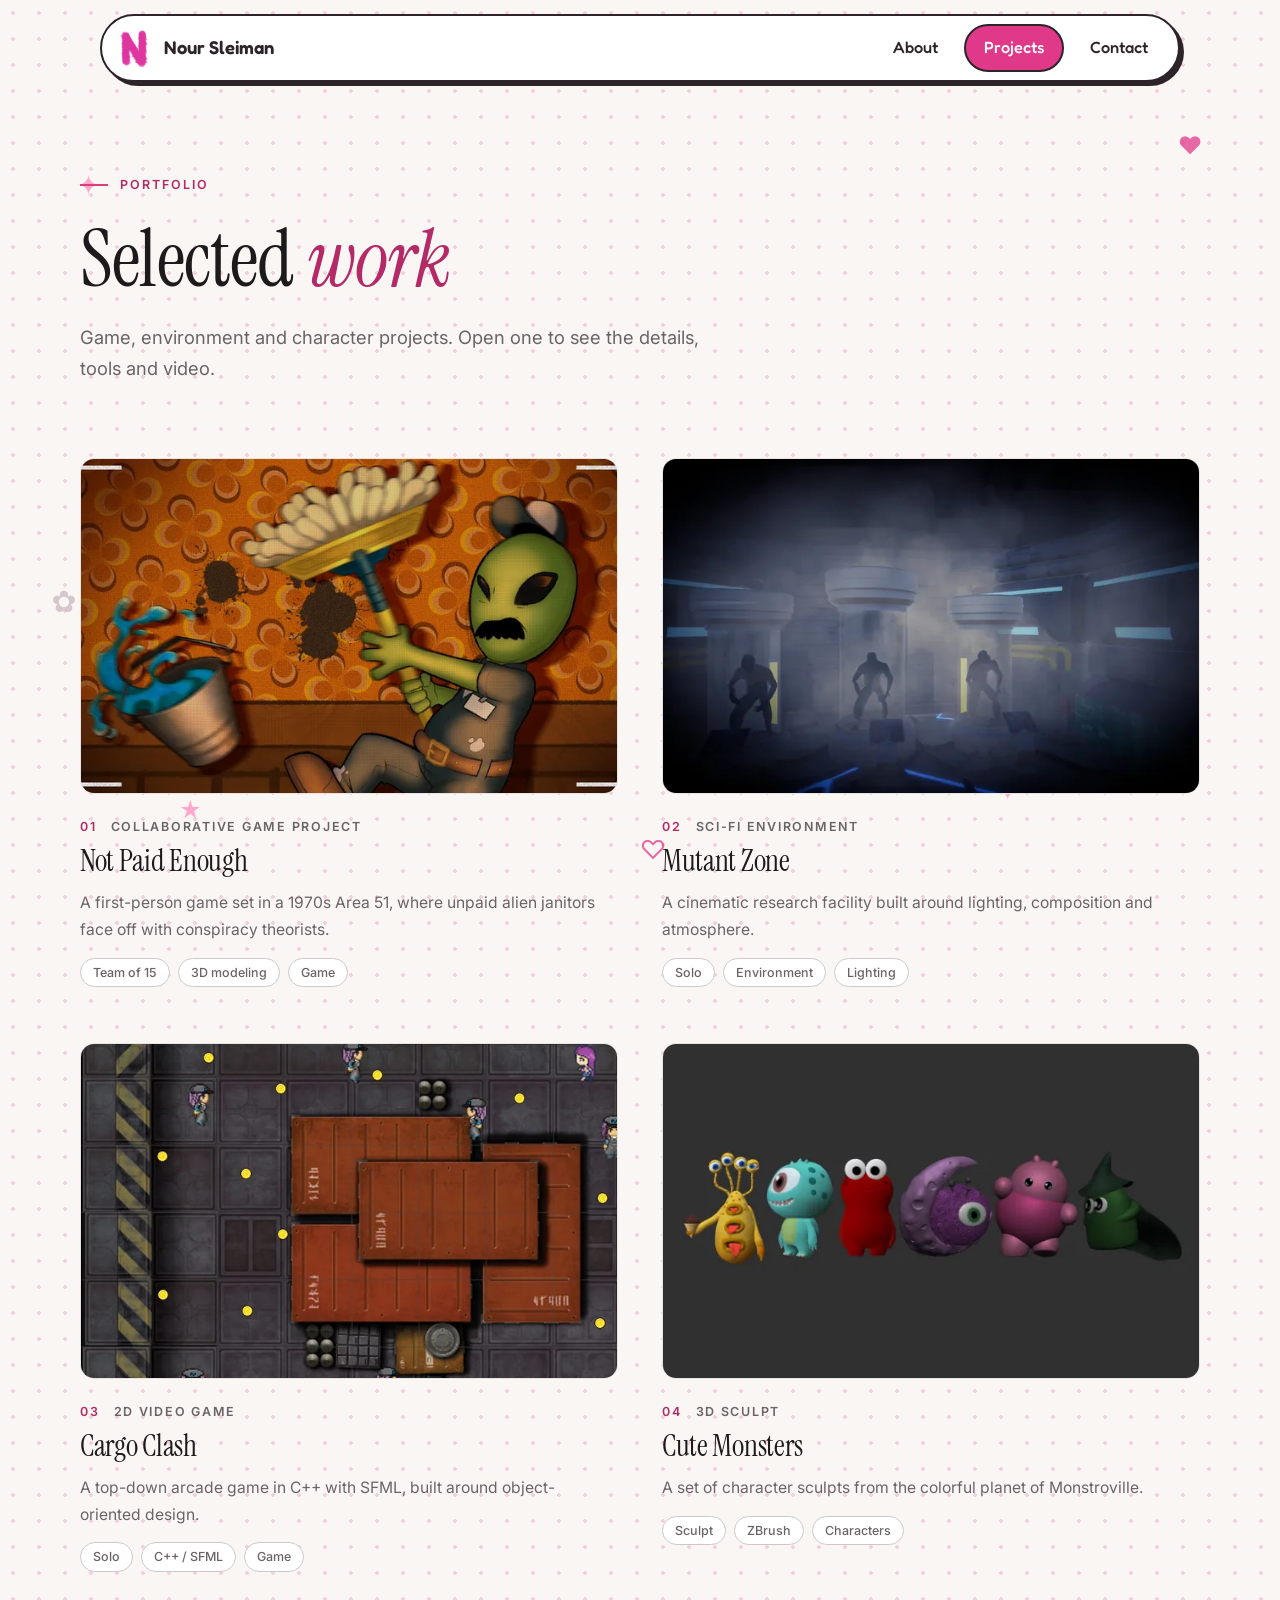
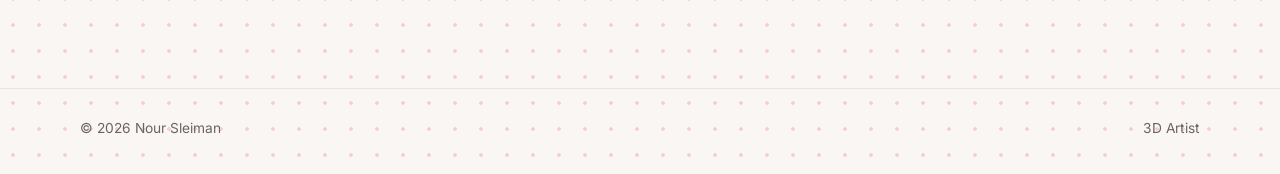
<file: projects.html>
<!DOCTYPE html>
<html lang="en">
<head>
  <meta charset="utf-8">
  <meta name="viewport" content="width=device-width, initial-scale=1">
  <title>Projects · Nour Sleiman</title>
  <meta name="description" content="3D projects by Nour Sleiman: a collaborative game, a sci-fi environment, a 2D C++ game and a ZBrush sculpt.">
  <meta name="theme-color" content="#fbfaf9">
  <link rel="canonical" href="https://www.noursleiman.com/projects.html">
  <link rel="icon" type="image/png" href="assets/favicon.png">

  <meta property="og:type" content="website">
  <meta property="og:title" content="Projects · Nour Sleiman">
  <meta property="og:description" content="3D projects by Nour Sleiman: a collaborative game, a sci-fi environment, a 2D C++ game and a ZBrush sculpt.">
  <meta property="og:url" content="https://www.noursleiman.com/projects.html">
  <meta property="og:image" content="https://www.noursleiman.com/assets/img/not-paid-enough.webp">
  <meta name="twitter:card" content="summary_large_image">

  <link rel="preconnect" href="https://fonts.googleapis.com">
  <link rel="preconnect" href="https://fonts.gstatic.com" crossorigin>
  <link href="https://fonts.googleapis.com/css2?family=Fredoka:wght@500;600&family=Inter:wght@400;500;600&family=Instrument+Serif:ital@0;1&display=swap" rel="stylesheet">
  <link rel="stylesheet" href="assets/pro.css">
</head>
<body>
  <a class="skip" href="#main">Skip to content</a>
  <div class="deco" aria-hidden="true"><span style="left:6%;top:18%;--s:28px;--c:var(--pink);--t:7s;--d:0s">✦</span><span style="left:92%;top:14%;--s:24px;--c:var(--hot);--t:8s;--d:1s">♥</span><span style="left:88%;top:58%;--s:30px;--c:#ffb3d1;--t:9s;--d:2s">★</span><span style="left:4%;top:64%;--s:30px;--c:#c9b8bf;--t:8s;--d:3s">✿</span><span style="left:50%;top:92%;--s:26px;--c:var(--hot);--t:7s;--d:1.5s">♡</span><span style="left:78%;top:86%;--s:22px;--c:var(--pink);--t:6s;--d:0.5s">✦</span><span style="left:14%;top:88%;--s:22px;--c:var(--pink);--t:10s;--d:2.5s">★</span></div>
  <header>
    <nav class="nav" aria-label="Main">
      <a class="brand" href="index.html"><img src="assets/logo.png" alt=""><span>Nour Sleiman</span></a>
      <ul><li><a href="index.html">About</a></li><li><a href="projects.html" aria-current=page>Projects</a></li><li><a href="contact.html">Contact</a></li></ul>
    </nav>
  </header>

  <main id="main">

    <section class="wrap page-head">
      <div class="kicker">Portfolio</div>
      <h1>Selected <em>work</em></h1>
      <p class="lead">Game, environment and character projects. Open one to see the details, tools and video.</p>
    </section>
    <section class="wrap">
      <div class="projects-grid">
        <a class="card reveal" href="not-paid-enough.html">
          <div class="thumb"><img src="assets/img/not-paid-enough-thumb.webp" alt="Illustration of a grumpy alien janitor in a 1970s wallpaper room swinging a mop, with a bucket of water flying" loading="lazy"></div>
          <div class="meta"><span class="num">01</span><span>Collaborative game project</span></div>
          <h3>Not Paid Enough</h3>
          <p>A first-person game set in a 1970s Area 51, where unpaid alien janitors face off with conspiracy theorists.</p>
          <div class="tags"><span class="tag">Team of 15</span><span class="tag">3D modeling</span><span class="tag">Game</span></div>
        </a>
        <a class="card reveal" href="mutant-zone.html">
          <div class="thumb"><img src="assets/img/mutant-zone-thumb.webp" alt="Dark sci-fi laboratory with fog and three containment tubes holding silhouetted creatures" loading="lazy"></div>
          <div class="meta"><span class="num">02</span><span>Sci-fi environment</span></div>
          <h3>Mutant Zone</h3>
          <p>A cinematic research facility built around lighting, composition and atmosphere.</p>
          <div class="tags"><span class="tag">Solo</span><span class="tag">Environment</span><span class="tag">Lighting</span></div>
        </a>
        <a class="card reveal" href="cargo-clash.html">
          <div class="thumb"><img src="assets/img/cargo-clash-thumb.webp" alt="Top-down view of a 2D game level with orange cargo crates, hazard stripes, yellow coins and pixel characters" loading="lazy"></div>
          <div class="meta"><span class="num">03</span><span>2D video game</span></div>
          <h3>Cargo Clash</h3>
          <p>A top-down arcade game in C++ with SFML, built around object-oriented design.</p>
          <div class="tags"><span class="tag">Solo</span><span class="tag">C++ / SFML</span><span class="tag">Game</span></div>
        </a>
        <a class="card reveal" href="cute-monsters.html">
          <div class="thumb"><img src="assets/img/cute-monsters-thumb.webp" alt="Six cute sculpted monsters in a row: a yellow four-eyed one holding an ice cream, a teal cyclops, a red one with big eyes, a purple moon creature, a pink round one and a green witch-hat one" loading="lazy"></div>
          <div class="meta"><span class="num">04</span><span>3D sculpt</span></div>
          <h3>Cute Monsters</h3>
          <p>A set of character sculpts from the colorful planet of Monstroville.</p>
          <div class="tags"><span class="tag">Sculpt</span><span class="tag">ZBrush</span><span class="tag">Characters</span></div>
        </a>
      </div>
    </section>

  </main>

  <footer class="footer">
    <div class="wrap">
      <span>© 2026 Nour Sleiman</span>
      <span>3D Artist</span>
    </div>
  </footer>
  <script src="assets/pro.js"></script>
</body>
</html>
</file>
<file: assets/style.css>
/* ============================================================
   Nour Sleiman — portfolio
   cute, a little chaotic, very pink
   ============================================================ */

:root {
  --cream: #faf6f4;       /* warm neutral off-white */
  --blush: #fbe6ee;       /* soft pink tint */
  --pink: #ff8fbf;
  --hot: #e0398a;
  --berry: #b8206f;
  --ink: #2c2428;         /* soft charcoal */
  --ink-soft: #6a5e64;
  --stone: #ebe5e2;       /* warm neutral grey */
  --rose: #fde6ee;        /* very light pink */
  --rose-deep: #ffd1e2;   /* light pink highlight */
  --white: #ffffff;

  --radius: 26px;
  --border: 2.5px solid var(--ink);
  --shadow: 6px 6px 0 var(--ink);
  --shadow-sm: 4px 4px 0 var(--ink);

  --font-head: "Fredoka", "Trebuchet MS", system-ui, sans-serif;
  --font-body: "Nunito", system-ui, -apple-system, "Segoe UI", sans-serif;
  --font-hand: "Caveat", "Comic Sans MS", cursive;

  --cursor: url("cursor.png") 16 16, auto;
  --cursor-link: url("cursor.png") 16 16, pointer;
}

*, *::before, *::after { box-sizing: border-box; }

html { overflow-x: clip; scroll-behavior: smooth; -webkit-text-size-adjust: 100%; }

body {
  margin: 0;
  min-height: 100vh;
  display: flex;
  flex-direction: column;
  font-family: var(--font-body);
  font-size: 18px;
  line-height: 1.65;
  color: var(--ink);
  background-color: var(--cream);
  background-image: radial-gradient(#f4cfdd 1.6px, transparent 1.7px);
  background-size: 26px 26px;
  cursor: var(--cursor);
  overflow-x: hidden;
}

a, button, summary, label, [role="button"] { cursor: var(--cursor-link); }

img, video { max-width: 100%; display: block; }

::selection { background: var(--pink); color: var(--ink); }

:focus-visible {
  outline: 3px dashed var(--hot);
  outline-offset: 4px;
  border-radius: 8px;
}

.sr-only {
  position: absolute; width: 1px; height: 1px; margin: -1px; padding: 0;
  overflow: hidden; clip: rect(0 0 0 0); white-space: nowrap; border: 0;
}

.skip {
  position: absolute; left: 16px; top: -60px; z-index: 300;
  background: var(--ink); color: var(--white);
  padding: 10px 18px; border-radius: 999px; font-weight: 800;
  text-decoration: none; transition: top .2s;
}
.skip:focus { top: 14px; }

/* ---------- floating decorations ---------- */
.deco { position: fixed; inset: 0; pointer-events: none; z-index: 0; overflow: hidden; }
.deco span {
  position: absolute;
  font-size: var(--s, 26px);
  color: var(--c, var(--pink));
  opacity: .75;
  animation: float var(--t, 7s) ease-in-out infinite;
  animation-delay: var(--d, 0s);
}
@keyframes float {
  0%, 100% { transform: translateY(0) rotate(-8deg); }
  50%      { transform: translateY(-18px) rotate(10deg); }
}

/* ---------- layout ---------- */
.wrap { width: min(1080px, 100% - 40px); margin-inline: auto; position: relative; z-index: 1; }
main { flex: 1; position: relative; z-index: 1; padding-bottom: 70px; }

/* ---------- nav ---------- */
.nav {
  position: sticky; top: 14px; z-index: 200;
  width: min(1080px, 100% - 28px);
  margin: 14px auto 0;
  display: flex; align-items: center; justify-content: space-between; gap: 12px;
  padding: 8px 10px 8px 14px;
  background: var(--white);
  border: var(--border);
  border-radius: 999px;
  box-shadow: var(--shadow-sm);
}
.brand {
  display: inline-flex; align-items: center; gap: 10px;
  font-family: var(--font-head); font-weight: 600; font-size: 1.15rem;
  color: var(--ink); text-decoration: none;
}
.brand img { width: 38px; height: 38px; object-fit: contain; transition: transform .3s; }
.brand:hover img { transform: rotate(-14deg) scale(1.12); }
.nav ul { display: flex; gap: 6px; list-style: none; margin: 0; padding: 0; }
.nav li a {
  display: block; padding: 8px 18px;
  font-family: var(--font-head); font-weight: 500; font-size: 1.02rem;
  color: var(--ink); text-decoration: none;
  border-radius: 999px; border: 2px solid transparent;
  transition: background .2s, transform .2s;
}
.nav li a:hover { background: var(--blush); transform: rotate(-3deg) scale(1.05); }
.nav li a[aria-current="page"] { background: var(--hot); color: var(--white); border-color: var(--ink); }

/* ---------- typography ---------- */
h1, h2, h3 { font-family: var(--font-head); line-height: 1.1; margin: 0; font-weight: 600; letter-spacing: -.01em; }
h1 { font-size: clamp(2.6rem, 8vw, 4.8rem); }
h2 { font-size: clamp(1.8rem, 4.5vw, 2.5rem); }
h3 { font-size: 1.35rem; }
p { margin: 0 0 1.1em; }
.lead { font-size: 1.25rem; color: var(--ink-soft); }
.hand { font-family: var(--font-hand); font-weight: 700; font-size: 1.5rem; color: var(--berry); line-height: 1.1; }
.pink { color: var(--hot); }

.squiggle {
  display: inline-block; position: relative; z-index: 0;
}
.squiggle::after {
  content: ""; position: absolute; left: -2%; right: -2%; bottom: .02em; height: .32em; z-index: -1;
  background: var(--rose-deep); border-radius: 999px; transform: rotate(-1.5deg);
}

/* ---------- sticker cards, buttons, chips ---------- */
.sticker {
  background: var(--white);
  border: var(--border);
  border-radius: var(--radius);
  box-shadow: var(--shadow);
}

.btn {
  display: inline-flex; align-items: center; gap: 8px;
  padding: 12px 26px;
  font-family: var(--font-head); font-weight: 600; font-size: 1.1rem;
  color: var(--ink); background: var(--pink); text-decoration: none;
  border: var(--border); border-radius: 999px; box-shadow: var(--shadow-sm);
  transition: transform .15s, box-shadow .15s, background .2s;
}
.btn:hover { transform: translate(-2px, -3px) rotate(-1.5deg); box-shadow: 7px 8px 0 var(--ink); background: #ff77b2; }
.btn:active { transform: translate(3px, 3px); box-shadow: 1px 1px 0 var(--ink); }
.btn.alt { background: var(--white); }
.btn.alt:hover { background: var(--rose-deep); }
.btn-row { display: flex; flex-wrap: wrap; gap: 16px; }

.chip {
  display: inline-block; padding: 3px 14px;
  font-family: var(--font-head); font-weight: 500; font-size: .92rem;
  background: var(--rose-deep); color: var(--ink);
  border: 2px solid var(--ink); border-radius: 999px;
}
.chip.pink  { background: var(--pink); }
.chip.stone { background: var(--stone); }
.chip.rose  { background: var(--rose); }
.chips { display: flex; flex-wrap: wrap; gap: 8px; }

/* ---------- marquee ---------- */
.marquee {
  position: relative; z-index: 1;
  margin-top: 56px;
  background: var(--ink); color: var(--white);
  border-block: var(--border);
  transform: rotate(-1.2deg);
  overflow: hidden; white-space: nowrap;
}
.marquee-track { display: inline-flex; animation: slide 50s linear infinite; }
.marquee span {
  font-family: var(--font-head); font-weight: 500; font-size: 1.25rem;
  padding: 10px 22px;
}
.marquee span::first-letter { color: var(--pink); }
@keyframes slide { to { transform: translateX(-50%); } }

/* ---------- home / about ---------- */
.hero { display: grid; grid-template-columns: 1.25fr .75fr; gap: 40px; align-items: center; padding-top: 64px; }
.hero .hey { display: inline-block; margin-bottom: 8px; transform: rotate(-3deg); }
.hero h1 { margin-bottom: 12px; }
.hero .role { font-size: 1.3rem; font-weight: 800; margin-bottom: 22px; }
.hero .btn-row { margin-top: 28px; }

.mascot { position: relative; display: grid; place-items: center; }
.mascot .blob {
  width: min(320px, 78%); aspect-ratio: 1;
  background: var(--pink);
  border: var(--border); box-shadow: var(--shadow);
  border-radius: 58% 42% 55% 45% / 48% 56% 44% 52%;
  display: grid; place-items: center;
  animation: morph 9s ease-in-out infinite;
}
.mascot .blob img { width: 70%; transform: rotate(-6deg); transition: transform .3s; filter: drop-shadow(4px 5px 0 rgba(59,31,54,.25)); }
.mascot .blob:hover img { transform: rotate(8deg) scale(1.08); }
@keyframes morph {
  0%, 100% { border-radius: 58% 42% 55% 45% / 48% 56% 44% 52%; }
  50%      { border-radius: 44% 56% 42% 58% / 58% 44% 56% 42%; }
}
.mascot .note {
  position: absolute; right: -4px; bottom: -6px;
  background: var(--rose-deep); border: var(--border); border-radius: 14px;
  padding: 4px 14px; transform: rotate(6deg); box-shadow: 3px 3px 0 var(--ink);
}

.about-grid { display: grid; grid-template-columns: 1.1fr .9fr; gap: 40px; margin-top: 70px; align-items: start; }
.about-card { padding: 34px 34px 18px; }
.about-card h2 { margin-bottom: 16px; }

.stat-stack { display: grid; gap: 18px; }
.stat { padding: 18px 22px; }
.stat:nth-child(1) { background: var(--stone);  transform: rotate(1.2deg); }
.stat:nth-child(2) { background: var(--rose); transform: rotate(-1.4deg); }
.stat:nth-child(3) { background: var(--rose-deep); transform: rotate(.8deg); }
.stat small { display: block; font-family: var(--font-head); text-transform: uppercase; letter-spacing: .08em; font-size: .78rem; opacity: .75; }
.stat strong { font-family: var(--font-head); font-size: 1.2rem; font-weight: 600; line-height: 1.25; display: block; }

.section-head { margin: 84px 0 28px; display: flex; flex-wrap: wrap; align-items: baseline; gap: 6px 16px; }

.polaroids { display: grid; grid-template-columns: repeat(3, 1fr); gap: 30px; padding-bottom: 10px; }
.polaroid {
  margin: 0; background: var(--white); padding: 14px 14px 10px;
  border: var(--border); border-radius: 10px; box-shadow: var(--shadow);
  transition: transform .25s;
}
.polaroid:nth-child(1) { transform: rotate(-3deg); }
.polaroid:nth-child(2) { transform: rotate(2deg) translateY(10px); }
.polaroid:nth-child(3) { transform: rotate(-1.5deg); }
.polaroid:hover { transform: rotate(0) scale(1.04) translateY(-4px); z-index: 2; }
.polaroid img { width: 100%; aspect-ratio: 1; object-fit: cover; border-radius: 4px; border: 2px solid var(--ink); }
.polaroid:nth-child(3) img { object-position: 62% 50%; }
.polaroid:nth-child(1) img { object-position: 50% 30%; }
.polaroid figcaption { font-family: var(--font-hand); font-weight: 700; font-size: 1.6rem; text-align: center; padding-top: 8px; color: var(--berry); }

.tools { display: flex; flex-wrap: wrap; gap: 18px; }
.tool {
  display: flex; align-items: center; gap: 12px;
  padding: 10px 20px 10px 12px; background: var(--white);
  border: var(--border); border-radius: 999px; box-shadow: var(--shadow-sm);
  font-family: var(--font-head); font-weight: 500;
  transition: transform .2s;
}
.tool:hover { transform: translateY(-4px) rotate(-2deg); }
.tool img { width: 38px; height: 38px; object-fit: contain; }

/* ---------- projects ---------- */
.page-head { padding-top: 64px; text-align: center; }
.page-head h1 { margin-bottom: 10px; }
.page-head .lead { margin-inline: auto; max-width: 560px; }

.projects-grid {
  display: grid; grid-template-columns: repeat(2, 1fr); gap: 38px;
  margin-top: 54px;
}
.card {
  display: flex; flex-direction: column; overflow: hidden;
  color: inherit; text-decoration: none;
  transition: transform .25s, box-shadow .25s;
}
.card:nth-child(odd)  { transform: rotate(-1.2deg); }
.card:nth-child(even) { transform: rotate(1deg) translateY(18px); }
.card:hover { transform: rotate(0) translateY(-6px) scale(1.015); box-shadow: 10px 12px 0 var(--ink); }
.card .thumb { aspect-ratio: 16 / 10; overflow: hidden; border-bottom: var(--border); background: var(--blush); }
.card .thumb img { width: 100%; height: 100%; object-fit: cover; transition: transform .5s; }
.card:hover .thumb img { transform: scale(1.07) rotate(.6deg); }
.card .body { padding: 20px 24px 24px; display: flex; flex-direction: column; gap: 8px; flex: 1; }
.card .body p { margin: 0; color: var(--ink-soft); font-size: 1rem; }
.card .go { margin-top: auto; padding-top: 10px; font-family: var(--font-head); font-weight: 600; color: var(--hot); }
.card .go span { display: inline-block; transition: transform .2s; }
.card:hover .go span { transform: translateX(6px); }

/* ---------- project detail ---------- */
.back {
  display: inline-block; margin-top: 40px;
  font-family: var(--font-head); font-weight: 500; color: var(--ink);
  text-decoration: none; padding: 6px 16px;
  background: var(--white); border: 2px solid var(--ink); border-radius: 999px;
  transition: transform .2s, background .2s;
}
.back:hover { background: var(--rose-deep); transform: translateX(-4px) rotate(-2deg); }

.project-head { margin: 26px 0 36px; }
.project-head h1 { font-size: clamp(2.4rem, 7vw, 4.2rem); margin: 10px 0 14px; }
.project-head .chips { margin-top: 18px; }

.project-layout { display: grid; grid-template-columns: 1.4fr .6fr; gap: 36px; align-items: start; }
.project-text { padding: 30px 34px 14px; }
.project-text p:last-child { margin-bottom: 18px; }
.sidebar { display: grid; gap: 22px; position: sticky; top: 100px; }
.side-card { padding: 20px 22px; }
.side-card h3 { margin-bottom: 12px; font-size: 1.1rem; }
.side-card:nth-child(1) { background: var(--rose); transform: rotate(1deg); }
.side-card:nth-child(2) { background: var(--stone); transform: rotate(-1deg); }
.side-card dl { margin: 0; }
.side-card dt { font-family: var(--font-head); font-size: .78rem; text-transform: uppercase; letter-spacing: .08em; opacity: .7; }
.side-card dd { margin: 0 0 10px; font-weight: 800; }
.side-card dd:last-child { margin-bottom: 0; }
.side-tools { display: flex; flex-wrap: wrap; gap: 10px; }
.side-tools figure { margin: 0; text-align: center; font-size: .8rem; font-weight: 800; width: 64px; }
.side-tools img { width: 46px; height: 46px; object-fit: contain; margin: 0 auto 4px; }

/* retro "window" frame for images + video */
.window { margin-top: 44px; overflow: hidden; }
.window .bar {
  display: flex; align-items: center; gap: 8px; padding: 10px 16px;
  background: var(--pink); border-bottom: var(--border);
  font-family: var(--font-head); font-weight: 500; font-size: .95rem;
}
.window .bar i { width: 14px; height: 14px; border-radius: 50%; border: 2px solid var(--ink); background: var(--rose-deep); }
.window .bar i:nth-child(2) { background: var(--stone); }
.window .bar i:nth-child(3) { background: var(--white); }
.window .bar b { margin-left: 8px; font-weight: 500; }
.window img, .window video { width: 100%; background: var(--ink); }
.window.square video { max-width: 640px; margin-inline: auto; }
.window.square .screen { background: var(--ink); }

.next-prev { display: flex; justify-content: space-between; gap: 18px; flex-wrap: wrap; margin-top: 60px; }

/* ---------- contact ---------- */
.contact-grid { display: grid; grid-template-columns: 1.15fr .85fr; gap: 38px; margin-top: 54px; align-items: start; }
.mail-card { padding: 38px 36px 34px; background: var(--pink); transform: rotate(-1deg); }
.mail-card .hand { color: var(--ink); }
.mail-card h2 { margin: 6px 0 16px; }
.mail-link {
  display: block; word-break: break-word; margin: 0;
  -webkit-user-select: all; user-select: all; cursor: text;
  font-family: var(--font-head); font-weight: 600; font-size: clamp(1.15rem, 3.2vw, 1.55rem);
  color: var(--ink); background: var(--white); text-decoration: none;
  padding: 14px 20px; border: var(--border); border-radius: 18px; box-shadow: var(--shadow-sm);
  transition: transform .2s;
}
.mail-link:hover { transform: rotate(1deg) scale(1.02); }
.mail-card .tip { margin: 16px 0 0; }

.link-stack { display: grid; gap: 22px; }
.link-card {
  display: flex; align-items: center; gap: 16px; padding: 20px 24px;
  color: inherit; text-decoration: none; transition: transform .2s, box-shadow .2s;
}
.link-card:nth-child(1) { background: var(--rose); transform: rotate(1.4deg); }
.link-card:nth-child(2) { background: var(--rose-deep); transform: rotate(-1.2deg); }
.link-card:hover { transform: rotate(0) translateY(-5px); box-shadow: 9px 10px 0 var(--ink); }
.link-card .ico { font-size: 2rem; line-height: 1; }
.link-card strong { display: block; font-family: var(--font-head); font-size: 1.25rem; font-weight: 600; line-height: 1.2; }
.link-card span { font-size: .95rem; color: var(--ink-soft); }

/* ---------- 404 ---------- */
.lost { text-align: center; padding-top: 90px; }
.lost .big { font-family: var(--font-head); font-weight: 700; font-size: clamp(6rem, 25vw, 12rem); line-height: .9; color: var(--hot); text-shadow: 6px 6px 0 var(--ink); }
.lost p { margin: 20px auto 30px; max-width: 460px; }

/* ---------- footer ---------- */
.footer {
  position: relative; z-index: 1;
  text-align: center; padding: 34px 20px 40px;
  border-top: var(--border); background: var(--blush);
  font-family: var(--font-head); font-weight: 500;
}
.footer small { display: block; margin-top: 6px; font-family: var(--font-body); font-weight: 700; color: var(--ink-soft); font-size: .9rem; }
.footer .heart { display: inline-block; color: var(--hot); animation: beat 1.4s ease-in-out infinite; }
@keyframes beat { 0%, 100% { transform: scale(1); } 15% { transform: scale(1.3); } 30% { transform: scale(1); } 45% { transform: scale(1.2); } }

/* ---------- click burst ---------- */
.burst {
  position: fixed; z-index: 999; pointer-events: none;
  font-size: var(--s, 22px); color: var(--c, var(--hot));
  animation: pop .9s ease-out forwards;
}
@keyframes pop {
  0%   { transform: translate(0, 0) scale(.4) rotate(0); opacity: 1; }
  100% { transform: translate(var(--x), var(--y)) scale(1.1) rotate(var(--r)); opacity: 0; }
}

/* ---------- reveal on scroll ---------- */
.js .reveal { opacity: 0; transform: translateY(26px); transition: opacity .7s ease, transform .7s ease; }
.js .reveal.in { opacity: 1; transform: none; }

/* ---------- responsive ---------- */
@media (max-width: 860px) {
  body { font-size: 17px; }
  .hero, .about-grid, .project-layout, .contact-grid { grid-template-columns: 1fr; }
  .hero { padding-top: 40px; gap: 30px; }
  .mascot { order: -1; }
  .mascot .blob { width: 220px; }
  .sidebar { position: static; grid-template-columns: 1fr 1fr; }
  .polaroids { gap: 16px; }
  .polaroid { padding: 8px 8px 4px; }
  .polaroid figcaption { font-size: 1.15rem; }
}
@media (max-width: 640px) {
  .projects-grid { grid-template-columns: 1fr; gap: 30px; }
  .card:nth-child(even) { transform: rotate(1deg); }
  .nav { padding-left: 10px; }
  .brand span { display: none; }
  .nav li a { padding: 8px 13px; }
  .about-card, .project-text { padding: 24px 22px 8px; }
  .sidebar { grid-template-columns: 1fr; }
  .polaroids { grid-template-columns: 1fr 1fr; }
  .polaroid:nth-child(3) { grid-column: 1 / -1; max-width: 70%; margin-inline: auto; }
  .mail-card { padding: 28px 22px; }
  .page-head { padding-top: 44px; }
}

@media (prefers-reduced-motion: reduce) {
  html { scroll-behavior: auto; }
  *, *::before, *::after { animation: none !important; transition: none !important; }
  .js .reveal { opacity: 1; transform: none; }
}
</file>
<file: assets/pro.css>
/* ============================================================
   Nour Sleiman — portfolio
   Clean, editorial, with a soft pink signature.
   ============================================================ */

:root {
  --bg: #faf6f4;
  --surface: #ffffff;
  --ink: #1d1a1c;
  --muted: #6b6467;
  --line: #e8e3e1;
  --line-strong: #cfc8c6;

  --pink: #ff8fbf;
  --hot: #e0398a;
  --accent: #d6407a;       /* pink, fills & accents */
  --accent-ink: #b32a66;   /* pink for text (AA contrast) */
  --tint: #fbeef3;         /* very light pink */
  --tint-2: #f5d9e5;       /* light pink */

  --font-head: "Instrument Serif", "Iowan Old Style", Georgia, serif;
  --font-body: "Inter", system-ui, -apple-system, "Segoe UI", sans-serif;

  --radius: 14px;
  --wrap: 1120px;

  --cursor: url("cursor.png") 16 16, auto;
  --cursor-link: url("cursor.png") 16 16, pointer;
}

*, *::before, *::after { box-sizing: border-box; }

html { scroll-behavior: smooth; -webkit-text-size-adjust: 100%; overflow-x: clip; }

body {
  margin: 0;
  min-height: 100vh;
  display: flex;
  flex-direction: column;
  font-family: var(--font-body);
  font-size: 17px;
  line-height: 1.7;
  color: var(--ink);
  background-color: var(--bg);
  /* same cream + pink dots as the About page */
  background-image: radial-gradient(#f4cfdd 1.6px, transparent 1.7px);
  background-size: 26px 26px;
  cursor: var(--cursor);
  -webkit-font-smoothing: antialiased;
}

a, button, summary, [role="button"] { cursor: var(--cursor-link); }
img, video { max-width: 100%; display: block; }
::selection { background: var(--tint-2); color: var(--ink); }
:focus-visible { outline: 2px solid var(--accent); outline-offset: 4px; border-radius: 4px; }

.skip {
  position: absolute; left: 16px; top: -60px; z-index: 300;
  background: var(--ink); color: #fff; padding: 10px 18px; border-radius: 8px;
  text-decoration: none; font-weight: 500; transition: top .2s;
}
.skip:focus { top: 14px; }

.wrap { width: min(var(--wrap), 100% - 48px); margin-inline: auto; }
main { flex: 1; }

/* ---------- floating shapes (same as the About page) ---------- */
.deco { position: fixed; inset: 0; pointer-events: none; z-index: 0; overflow: hidden; }
.deco span {
  position: absolute; font-size: var(--s, 26px); color: var(--c, var(--pink)); opacity: .75;
  animation: float var(--t, 7s) ease-in-out infinite; animation-delay: var(--d, 0s);
}
@keyframes float {
  0%, 100% { transform: translateY(0) rotate(-8deg); }
  50%      { transform: translateY(-18px) rotate(10deg); }
}
main, .footer { position: relative; z-index: 1; }

/* ---------- header (same pill menu as the About page) ---------- */
.nav {
  position: sticky; top: 14px; z-index: 200;
  width: min(1080px, 100% - 28px);
  margin: 14px auto 0;
  display: flex; align-items: center; justify-content: space-between; gap: 12px;
  padding: 8px 10px 8px 14px;
  background: #ffffff;
  border: 2.5px solid #2c2428;
  border-radius: 999px;
  box-shadow: 4px 4px 0 #2c2428;
}
.brand {
  display: inline-flex; align-items: center; gap: 10px;
  font-family: "Fredoka", "Trebuchet MS", system-ui, sans-serif; font-weight: 600; font-size: 1.15rem;
  color: #2c2428; text-decoration: none;
}
.brand img { width: 38px; height: 38px; object-fit: contain; transition: transform .3s; }
.brand:hover img { transform: rotate(-14deg) scale(1.12); }
.nav ul { display: flex; gap: 6px; list-style: none; margin: 0; padding: 0; }
.nav li a {
  display: block; padding: 8px 18px;
  font-family: "Fredoka", "Trebuchet MS", system-ui, sans-serif; font-weight: 500; font-size: 1.02rem;
  color: #2c2428; text-decoration: none;
  border-radius: 999px; border: 2px solid transparent;
  transition: background .2s, transform .2s;
}
.nav li a:hover { background: #fbe6ee; transform: rotate(-3deg) scale(1.05); }
.nav li a[aria-current="page"] { background: #e0398a; color: #ffffff; border-color: #2c2428; }

/* ---------- typography ---------- */
h1, h2, h3 { font-family: var(--font-head); font-weight: 400; line-height: 1.06; margin: 0; letter-spacing: -.01em; }
h1 { font-size: clamp(2.8rem, 6.4vw, 5rem); }
h2 { font-size: clamp(2rem, 4.2vw, 2.9rem); }
h3 { font-size: 1.9rem; }
h1 em, h2 em { font-style: italic; color: var(--accent-ink); }
p { margin: 0 0 1.15em; }
.lead { font-size: 1.15rem; color: var(--muted); max-width: 36em; }
.kicker {
  display: inline-flex; align-items: center; gap: 12px; margin-bottom: 22px;
  font-size: .78rem; font-weight: 600; letter-spacing: .16em; text-transform: uppercase; color: var(--accent-ink);
}
.kicker::before { content: ""; width: 28px; height: 2px; background: var(--accent); }

/* ---------- buttons ---------- */
.btn {
  display: inline-flex; align-items: center; gap: 10px;
  padding: 13px 24px; font-family: var(--font-body); font-size: .95rem; font-weight: 500;
  color: #fff; background: var(--ink); text-decoration: none;
  border: 1px solid var(--ink); border-radius: 10px;
  transition: background .2s, border-color .2s, transform .2s;
}
.btn:hover { background: var(--accent-ink); border-color: var(--accent-ink); transform: translateY(-1px); }
.btn.ghost { color: var(--ink); background: transparent; border-color: var(--line-strong); }
.btn.ghost:hover { color: var(--accent-ink); border-color: var(--accent); background: var(--tint); }
.btn-row { display: flex; flex-wrap: wrap; gap: 14px; }

/* ---------- home: hero ---------- */
.hero { display: grid; grid-template-columns: 1.05fr .95fr; gap: 72px; align-items: center; padding: 92px 0 84px; }
.hero h1 { margin-bottom: 26px; }
.hero .lead { margin-bottom: 34px; }

.framed { position: relative; margin: 0; }
.framed::before {
  content: ""; position: absolute; inset: 0; transform: translate(16px, 16px);
  background: var(--tint-2); border-radius: var(--radius); z-index: 0;
}
.framed img {
  position: relative; z-index: 1; width: 100%; object-fit: cover;
  border-radius: var(--radius); border: 1px solid var(--line); background: var(--surface);
}
.hero .framed img { aspect-ratio: 4 / 3.2; }
.framed figcaption { position: relative; z-index: 1; margin-top: 34px; font-size: .84rem; color: var(--muted); }
.framed figcaption a { color: var(--ink); font-weight: 500; text-decoration: underline; text-decoration-color: var(--accent); text-underline-offset: 3px; }

/* ---------- home: sections ---------- */
.section { padding: 84px 0; border-top: 1px solid var(--line); }
.about-grid { display: grid; grid-template-columns: .8fr 1.2fr; gap: 80px; align-items: start; }
.about-grid .framed img { aspect-ratio: 4 / 5; object-position: 50% 30%; }
.about-grid h2 { margin-bottom: 26px; }

.facts { margin: 34px 0 0; border-top: 1px solid var(--line); }
.facts div { display: grid; grid-template-columns: 130px 1fr; gap: 20px; padding: 16px 0; border-bottom: 1px solid var(--line); }
.facts dt { font-size: .78rem; font-weight: 600; letter-spacing: .12em; text-transform: uppercase; color: var(--muted); padding-top: 3px; }
.facts dd { margin: 0; font-weight: 500; }

.section-head { display: flex; align-items: baseline; justify-content: space-between; gap: 20px; margin-bottom: 36px; }
.tools { display: flex; flex-wrap: wrap; gap: 14px; }
.tool {
  display: inline-flex; align-items: center; gap: 12px; padding: 10px 20px 10px 14px;
  background: var(--surface); border: 1px solid var(--line); border-radius: 999px;
  font-size: .94rem; font-weight: 500; transition: border-color .2s, transform .2s;
}
.tool:hover { border-color: var(--accent); transform: translateY(-2px); }
.tool img { width: 28px; height: 28px; object-fit: contain; }

.outside { display: grid; grid-template-columns: 1fr 1fr; gap: 28px; max-width: 760px; }
.outside figure { margin: 0; }
.outside img { width: 100%; aspect-ratio: 4 / 3; object-fit: cover; border-radius: var(--radius); border: 1px solid var(--line); }
.outside figure:nth-child(2) img { object-position: 70% 50%; }
.outside figcaption { margin-top: 10px; font-size: .86rem; color: var(--muted); }

/* ---------- page heads (projects / contact) ---------- */
.page-head { padding: 84px 0 52px; }
.page-head h1 { margin-bottom: 20px; }

/* ---------- projects ---------- */
.projects-grid { display: grid; grid-template-columns: 1fr 1fr; gap: 56px 44px; padding-bottom: 96px; }
.card { display: block; color: inherit; text-decoration: none; }
.card .thumb {
  aspect-ratio: 16 / 10; overflow: hidden; background: var(--tint);
  border: 1px solid var(--line); border-radius: var(--radius);
  transition: box-shadow .3s, transform .3s;
}
.card .thumb img { width: 100%; height: 100%; object-fit: cover; transition: transform .6s cubic-bezier(.2,.7,.2,1); }
.card:hover .thumb { box-shadow: 0 18px 40px -22px rgba(181, 42, 102, .55); transform: translateY(-3px); }
.card:hover .thumb img { transform: scale(1.04); }
.card .meta { display: flex; align-items: baseline; gap: 14px; margin: 22px 0 8px; font-size: .78rem; font-weight: 600; letter-spacing: .14em; text-transform: uppercase; color: var(--muted); }
.card .meta .num { color: var(--accent-ink); }
.card h3 { display: inline; background: linear-gradient(var(--accent), var(--accent)) 0 100% / 0 2px no-repeat; transition: background-size .35s; }
.card:hover h3 { background-size: 100% 2px; }
.card p { margin: 10px 0 14px; color: var(--muted); font-size: .98rem; max-width: 34em; }
.tags { display: flex; flex-wrap: wrap; gap: 8px; }
.tag { padding: 3px 12px; font-size: .78rem; font-weight: 500; color: var(--muted); border: 1px solid var(--line-strong); border-radius: 999px; background: var(--surface); }

/* ---------- project detail ---------- */
.back { display: inline-block; margin-top: 44px; font-size: .9rem; font-weight: 500; color: var(--muted); text-decoration: none; transition: color .2s, transform .2s; }
.back:hover { color: var(--accent-ink); transform: translateX(-3px); }
.p-head { padding: 28px 0 44px; }
.p-head h1 { font-size: clamp(2.8rem, 7vw, 5.2rem); }

.p-meta { display: grid; grid-template-columns: repeat(3, 1fr); gap: 0; border-block: 1px solid var(--line); }
.p-meta > div { padding: 22px 26px 22px 0; }
.p-meta > div + div { padding-left: 26px; border-left: 1px solid var(--line); }
.p-meta dt { font-size: .74rem; font-weight: 600; letter-spacing: .14em; text-transform: uppercase; color: var(--muted); margin-bottom: 6px; }
.p-meta dd { margin: 0; font-weight: 500; }
.p-tools { display: flex; flex-wrap: wrap; gap: 14px 18px; }
.p-tools span { display: inline-flex; align-items: center; gap: 8px; }
.p-tools img { width: 24px; height: 24px; object-fit: contain; }

.p-body { padding: 56px 0 8px; max-width: 760px; font-size: 1.06rem; }
.p-media { margin-top: 40px; }
.p-media + .p-media { margin-top: 28px; }
.p-media .screen { border: 1px solid var(--line); border-radius: var(--radius); overflow: hidden; background: #141113; }
.p-media img, .p-media video { width: 100%; }
.p-media.square video { max-width: 640px; margin-inline: auto; }
.p-media.still .screen { max-width: 720px; }

.next-prev { display: grid; grid-template-columns: 1fr 1fr; margin-top: 84px; border-top: 1px solid var(--line); }
.next-prev a { display: block; padding: 32px 0 20px; color: inherit; text-decoration: none; transition: color .2s; }
.next-prev a:last-child { text-align: right; }
.next-prev small { display: block; font-size: .74rem; font-weight: 600; letter-spacing: .14em; text-transform: uppercase; color: var(--muted); margin-bottom: 4px; }
.next-prev span { font-family: var(--font-head); font-size: 1.9rem; line-height: 1.1; }
.next-prev a:hover span { color: var(--accent-ink); }

/* ---------- contact ---------- */
.contact-body { padding-bottom: 110px; }
.email {
  display: inline-block; margin: 12px 0 8px; padding-bottom: 6px; word-break: break-word;
  font-family: var(--font-head); font-size: clamp(1.7rem, 5vw, 3.2rem); line-height: 1.15;
  border-bottom: 2px solid var(--accent);
  -webkit-user-select: all; user-select: all; cursor: text;
}
.hint { font-size: .86rem; color: var(--muted); margin: 0 0 56px; }
.link-list { max-width: 640px; border-top: 1px solid var(--line); }
.link-list a {
  display: flex; align-items: center; justify-content: space-between; gap: 20px;
  padding: 22px 6px; color: inherit; text-decoration: none; border-bottom: 1px solid var(--line);
  transition: background .2s, padding .25s;
}
.link-list a:hover { background: var(--tint); padding-inline: 18px; }
.link-list strong { display: block; font-family: var(--font-head); font-weight: 400; font-size: 1.6rem; line-height: 1.2; }
.link-list span { font-size: .9rem; color: var(--muted); }
.link-list i { font-style: normal; font-size: 1.3rem; color: var(--accent-ink); }

/* ---------- 404 ---------- */
.lost { padding: 120px 0 130px; }
.lost .big { font-family: var(--font-head); font-size: clamp(6rem, 22vw, 11rem); line-height: .9; color: var(--accent); }
.lost h2 { margin: 12px 0 14px; }
.lost p { color: var(--muted); }
.lost .btn-row { margin-top: 28px; }

/* ---------- footer ---------- */
.footer { border-top: 1px solid var(--line); margin-top: 20px; }
.footer .wrap { display: flex; justify-content: space-between; gap: 16px; flex-wrap: wrap; padding: 28px 0 34px; font-size: .86rem; color: var(--muted); }
.footer a { color: var(--muted); text-decoration: none; }
.footer a:hover { color: var(--accent-ink); }

/* ---------- reveal ---------- */
.js .reveal { opacity: 0; transform: translateY(16px); transition: opacity .7s ease, transform .7s ease; }
.js .reveal.in { opacity: 1; transform: none; }

/* ---------- responsive ---------- */
@media (max-width: 900px) {
  .hero { grid-template-columns: 1fr; gap: 56px; padding: 56px 0 64px; }
  .about-grid { grid-template-columns: 1fr; gap: 56px; }
  .about-grid .framed { max-width: 380px; }
  .projects-grid { grid-template-columns: 1fr; gap: 48px; }
  .section { padding: 64px 0; }
  .page-head { padding: 56px 0 40px; }
  .p-meta { grid-template-columns: 1fr; }
  .p-meta > div, .p-meta > div + div { padding: 16px 0; border-left: 0; }
  .p-meta > div + div { border-top: 1px solid var(--line); }
}
@media (max-width: 560px) {
  body { font-size: 16.5px; }
  .framed { margin-right: 10px; }
  .framed::before { transform: translate(10px, 10px); }
  .wrap { width: min(var(--wrap), 100% - 36px); }
  .brand span { display: none; }
  .nav { padding-left: 10px; }
  .nav li a { padding: 8px 13px; }
  .facts div { grid-template-columns: 1fr; gap: 2px; }
  .outside { gap: 16px; }
  .next-prev span { font-size: 1.45rem; }
  .btn { width: 100%; justify-content: center; }
}

@media (prefers-reduced-motion: reduce) {
  html { scroll-behavior: auto; }
  *, *::before, *::after { animation: none !important; transition: none !important; }
  .js .reveal { opacity: 1; transform: none; }
}
</file>
